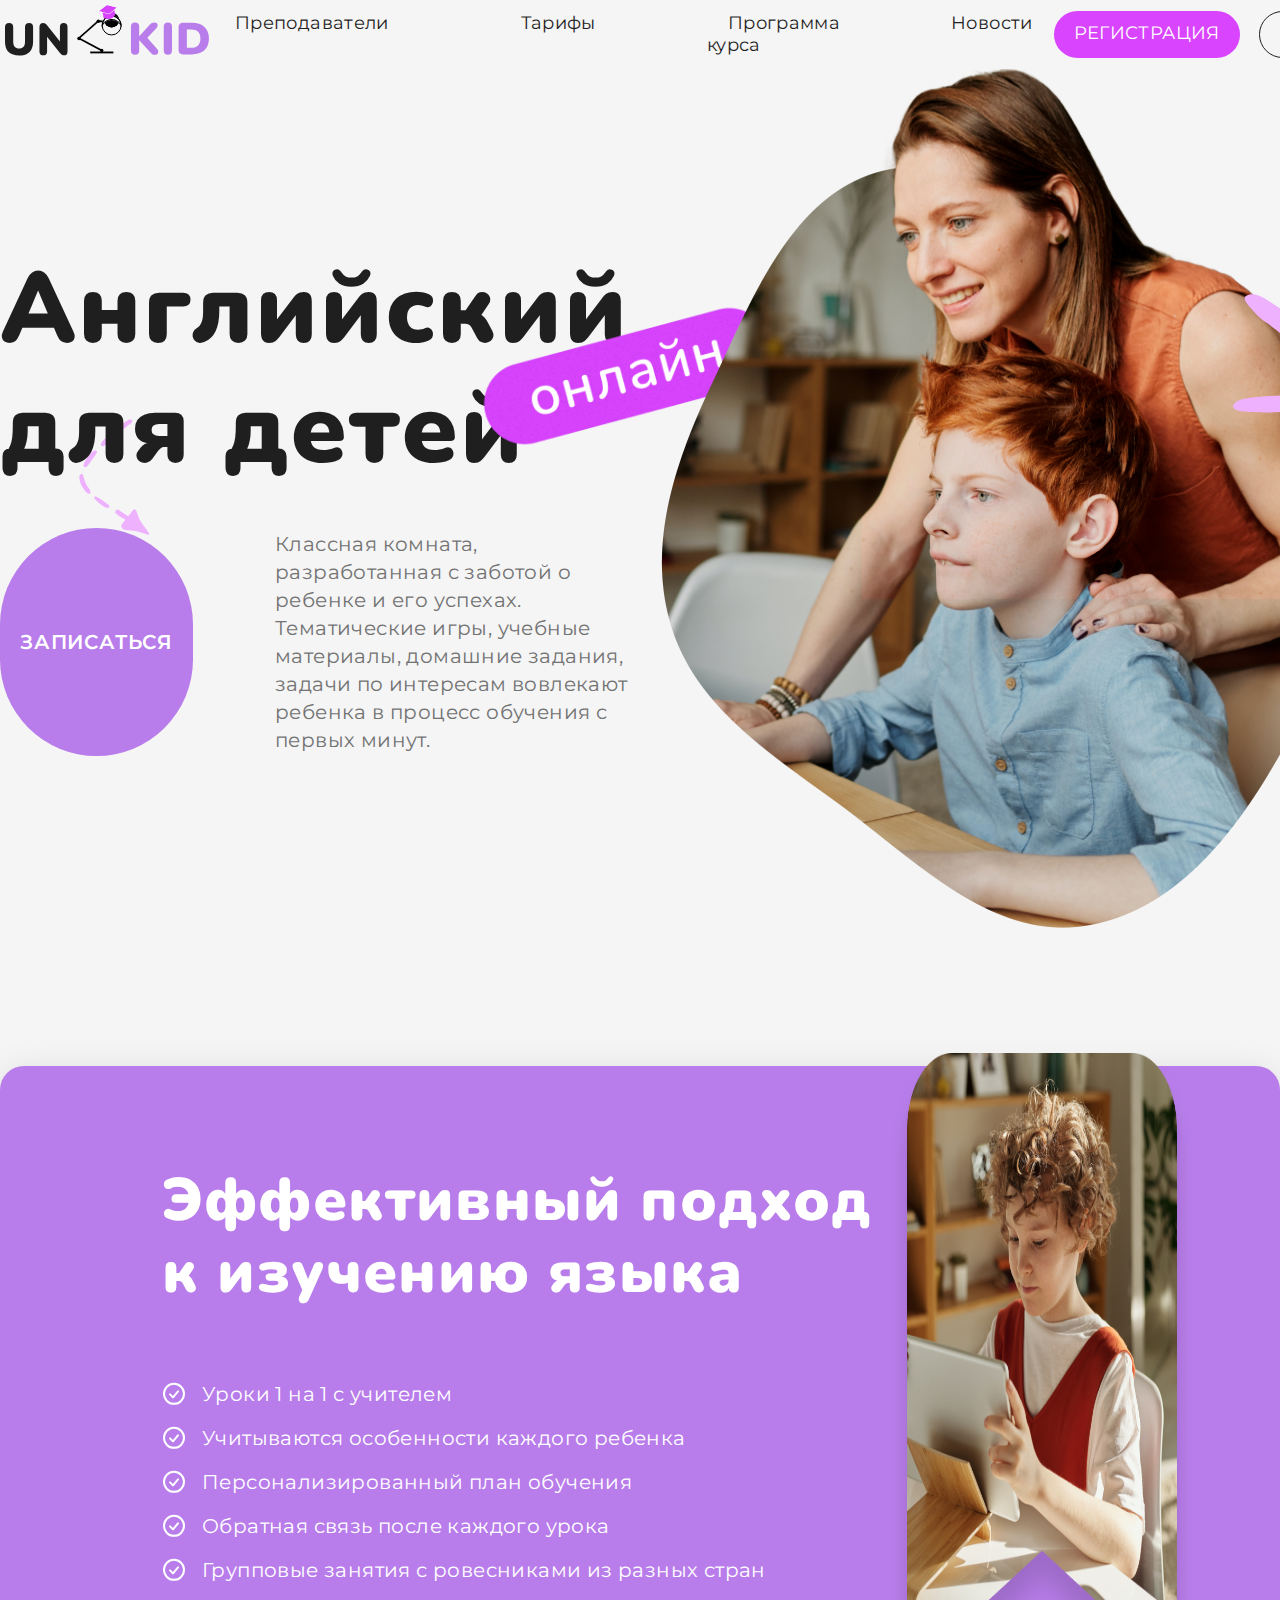
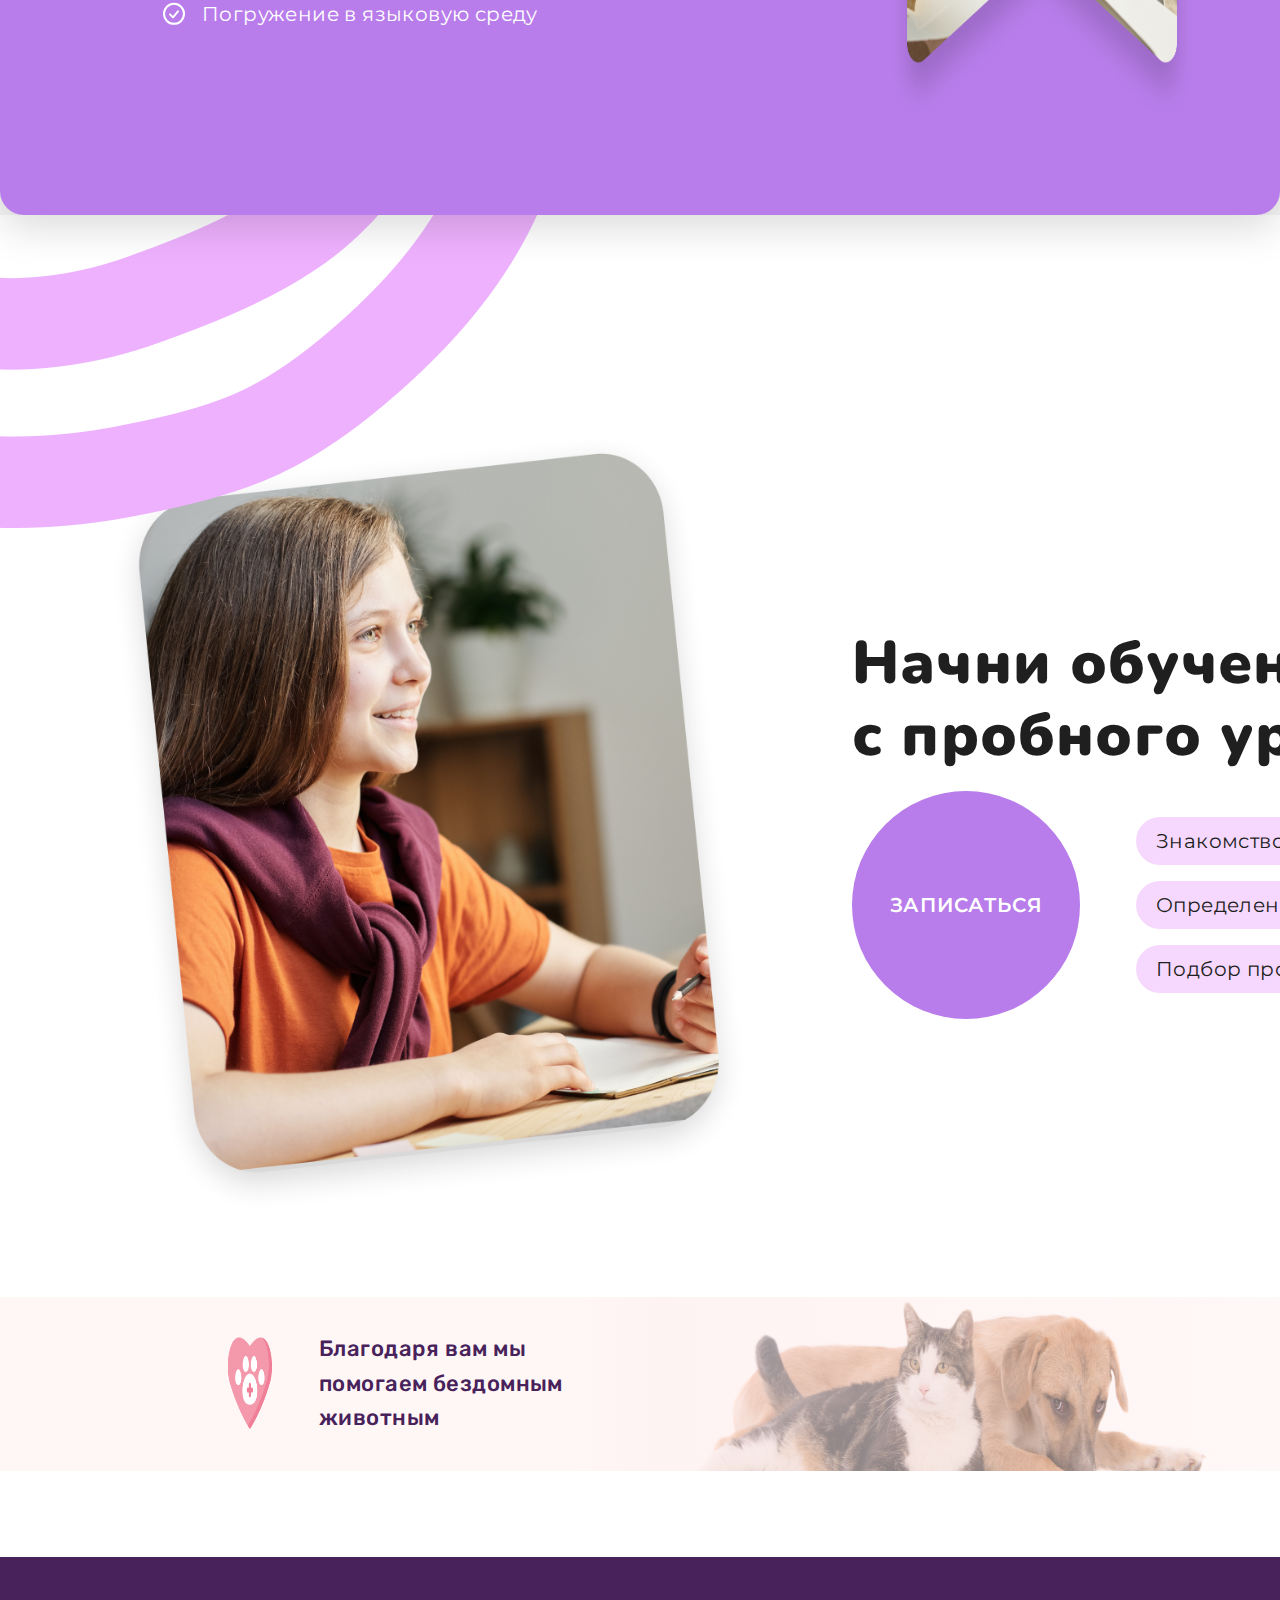
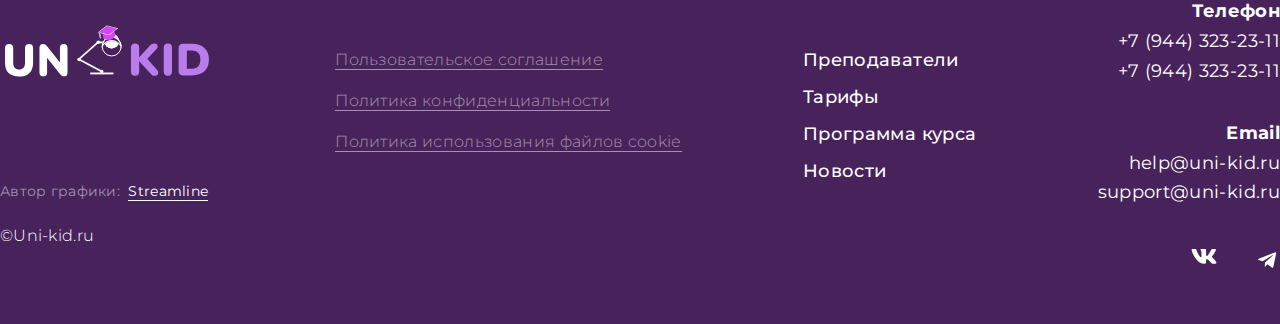
<file: index.html>
<!doctype html>
<html lang="en">

<head>
    <meta charset="UTF-8">
    <meta name="viewport"
        content="width=device-width, user-scalable=no, initial-scale=1.0, maximum-scale=1.0, minimum-scale=1.0">
    <meta http-equiv="X-UA-Compatible" content="ie=edge">
    <title>UNKID</title>
    <link rel="stylesheet" href="./css/main.css">
</head>

<body>
    <div class="wrapper">
        <header class="header">
            <div class="header__container container">
                <div class="header__logo">
                    <a href="./index.html">
                        <img src="./assets/svg/header-logo.svg" alt="Логотип">
                    </a>
                </div>
                <nav class="menu">
                    <ul class="menu__list">
                        <li class="menu__item"><a href="./teachers.html">Преподаватели</a></li>
                        <li class="menu__item"><a href="./tariffs.html">Тарифы</a></li>
                        <li class="menu__item"><a href="#">Программа курса</a></li>
                        <li class="menu__item"><a href="#">Новости</a></li>
                    </ul>
                </nav>
                <div class="account">
                    <div class="btn btn-primary">Регистрация</div>
                    <div class="btn btn-outline">Войти</div>
                </div>
            </div>
        </header>
        <main class="main">
            <svg class="left-arrow icon">
                <use xlink:href="./assets/scss/sprites.svg#left-arrow"></use>
            </svg>
            <div class="main__container container">
                <div class="preview">
                    <div class="preview__container">
                        <div class="preview__image">
                            <img src="./assets/images/main-online-image.png" alt="Онлайн">
                        </div>
                        <h1 class="title">Английский для детей</h1>
                        <div class="preview__content">
                            <div class="btn btn-circle">Записаться</div>
                            <p class="preview__description description">
                                Классная комната, разработанная с заботой о ребенке и его успехах. Тематические игры,
                                учебные
                                материалы,
                                домашние задания, задачи по интересам вовлекают ребенка в процесс обучения с первых
                                минут.
                            </p>
                        </div>
                    </div>
                    <div class="preview__icon">
                        <svg class="sun">
                            <use xlink:href="./assets/scss/sprites.svg#sun"></use>
                        </svg>
                    </div>
                </div>
            </div>
            <div class="main__container container">
                <div class="spiral">
                    <img src="./assets/images/spiral-main.png" alt="">
                </div>
                <section class="how">
                    <div class="how__container">
                        <p>Эффективный подход к изучению языка</p>
                        <ul class="how__list">
                            <li class="how__list-item">Уроки 1 на 1 с учителем</li>
                            <li class="how__list-item">Учитываются особенности каждого ребенка</li>
                            <li class="how__list-item">Персонализированный план обучения</li>
                            <li class="how__list-item">Обратная связь после каждого урока</li>
                            <li class="how__list-item">Групповые занятия с ровесниками из разных стран</li>
                            <li class="how__list-item">Погружение в языковую среду</li>
                        </ul>
                    </div>
                    <div class="how__image">
                        <img src="./assets/images/violet-block-image.png" alt="">
                    </div>
                </section>
                <div class="advantages">
                    <div class="advantages__container">
                        <div class="advantages__list">
                            <div class="advantages__item"></div>
                            <div class="advantages__item"></div>
                            <div class="advantages__item"></div>
                            <div class="advantages__item"></div>
                        </div>
                    </div>
                </div>
            </div>
    </div>
    </main>
    <section class="demo">
        <div class="demo__container">
            <div class="demo__image">
                <img src="./assets/images/demo-image.png" alt="">
            </div>
            <div class="demo__content">
                <p class="title">Начни обучение с пробного урока</p>
                <div class="demo__content-container">
                    <div class="btn btn-circle">Записаться</div>
                    <div class="demo__list">
                        <div class="demo__list-item">Знакомство с преподавателем</div>
                        <div class="demo__list-item">Определение уровня знаний</div>
                        <div class="demo__list-item">Подбор программы обучения</div>
                    </div>
                </div>
            </div>
            <svg class="flag">
                <use xlink:href="./assets/scss/sprites.svg#flag"></use>
            </svg>
        </div>
    </section>
    <section class="animals">
        <div class="animals__container">
            <div class="animals__content left-content">
                <div class="animals__image">
                    <img src="./assets/images/heart.png" alt="Сердце">
                </div>
                <p>Благодаря вам мы помогаем бездомным животным</p>
            </div>
            <div class="animals__content right-content">
                <img src="./assets/images/cat-dog.png" alt="Кошка и собака">
            </div>
        </div>
    </section>
    <footer class="footer">
        <div class=" footer__container container">
            <div class="footer__info">
                <div class="footer__logo">
                    <img src="./assets/svg/footer-logo.svg" alt="Логотип">
                </div>
                <div class="author">
                    <p>Автор графики:&nbsp;&nbsp;<span>Streamline</span></p>
                    <p>&#169;Uni-kid.ru</p>
                </div>
            </div>
            <div class="policy">
                <ul class="policy__list">
                    <li class="policy__item"><a href="#">Пользовательское соглашение</a></li>
                    <li class="policy__item"><a href="#">Политика конфиденциальности</a></li>
                    <li class="policy__item"><a href="#">Политика использования файлов cookie</a></li>
                </ul>
            </div>
            <div class="menu">
                <ul class="menu__list">
                    <li class="menu__item"><a href="./teachers.html">Преподаватели</a></li>
                    <li class="menu__item"><a href="./tariffs.html">Тарифы</a></li>
                    <li class="menu__item"><a href="#">Программа курса</a></li>
                    <li class="menu__item"><a href="#">Новости</a></li>
                </ul>
            </div>
            <div class="contacts">
                <div class="phone">
                    <p>Телефон</p>
                    <a href="tel:+7 (944) 323-23-11">+7 (944) 323-23-11</a>
                    <a href="tel:+7 (944) 323-23-11">+7 (944) 323-23-11</a>
                </div>
                <div class="email">
                    <p>Email</p>
                    <a href="mailto:help@uni-kid.ru">help@uni-kid.ru</a>
                    <a href="mailto:support@uni-kid.ru">support@uni-kid.ru</a>
                </div>
                <div class="social">
                    <a href="#">
                        <svg class="icon vk-icon">
                            <use xlink:href="./assets/scss/sprites.svg#vk"></use>
                        </svg>
                    </a>
                    <a href="#">
                        <svg class="icon tg-icon">
                            <use xlink:href="./assets/scss/sprites.svg#tg"></use>
                        </svg>
                    </a>
                </div>
            </div>
        </div>
    </footer>
    </div>
</body>

</html>
</file>
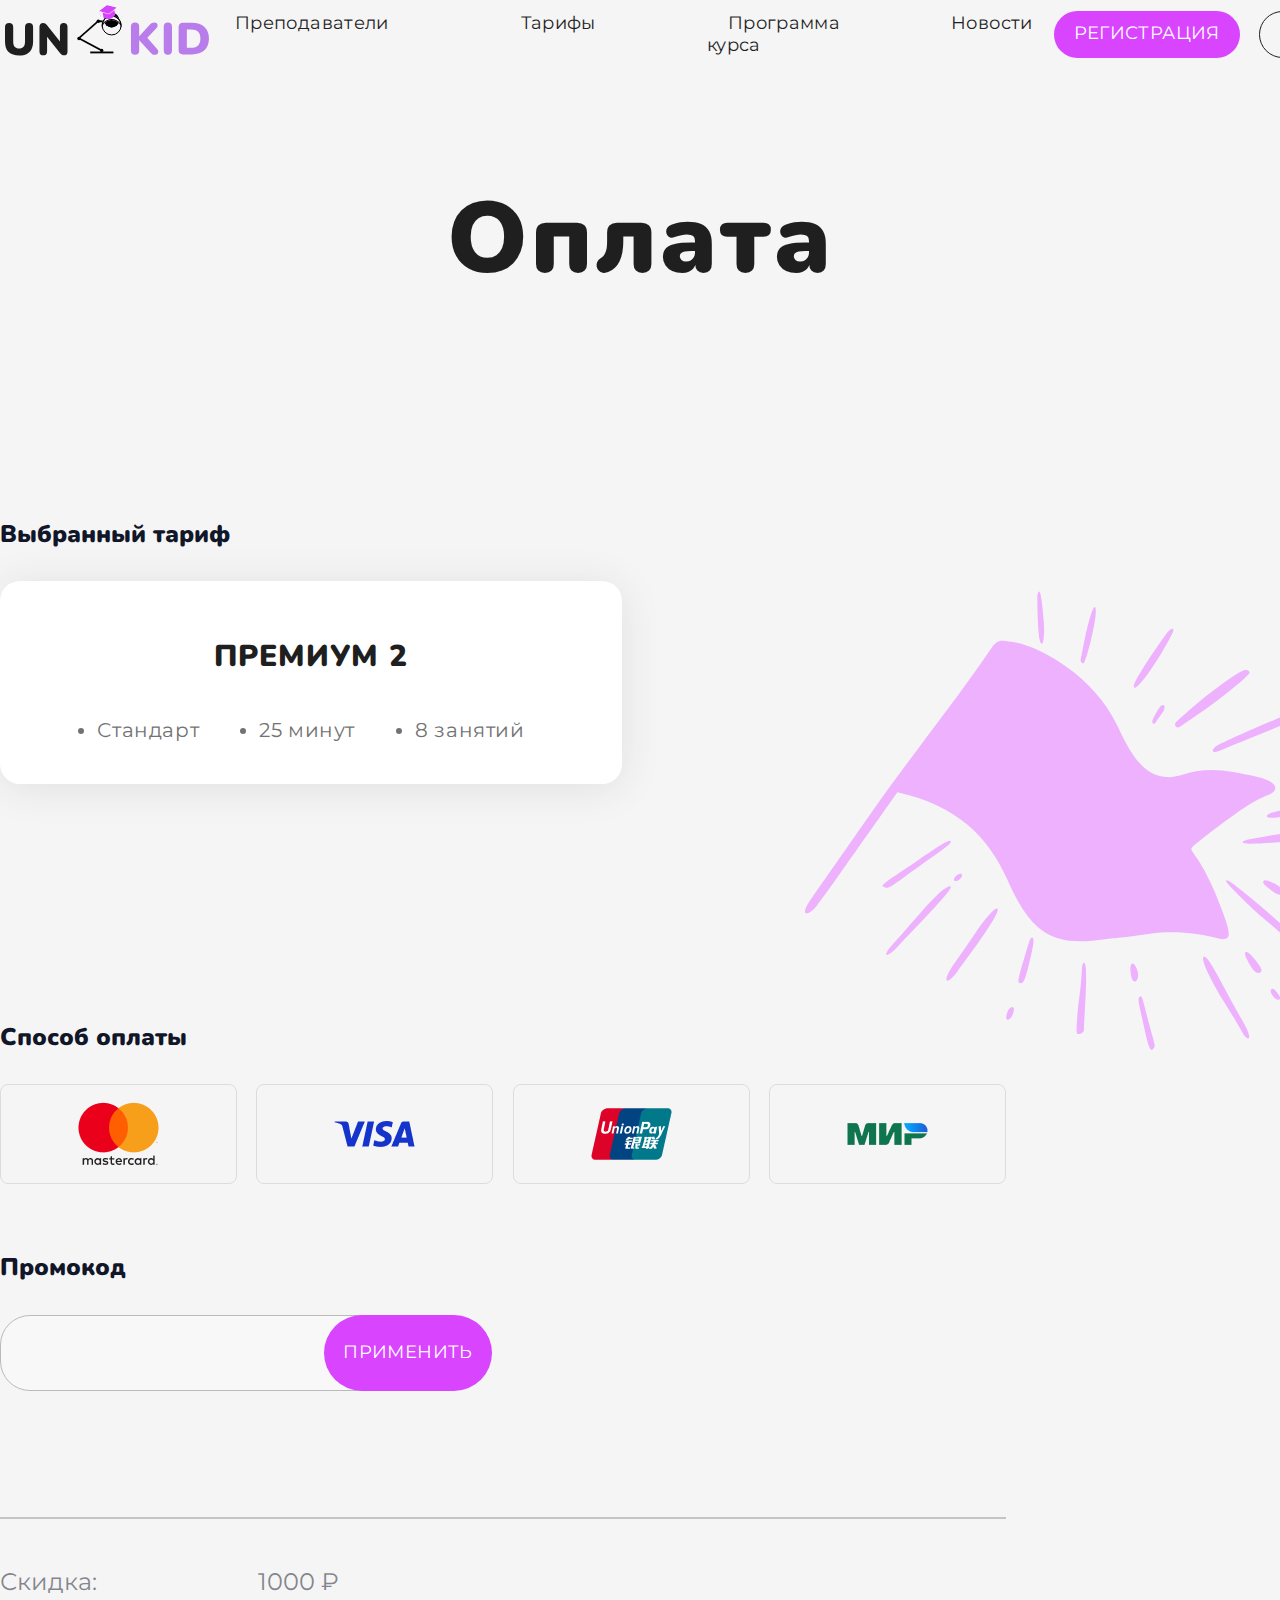
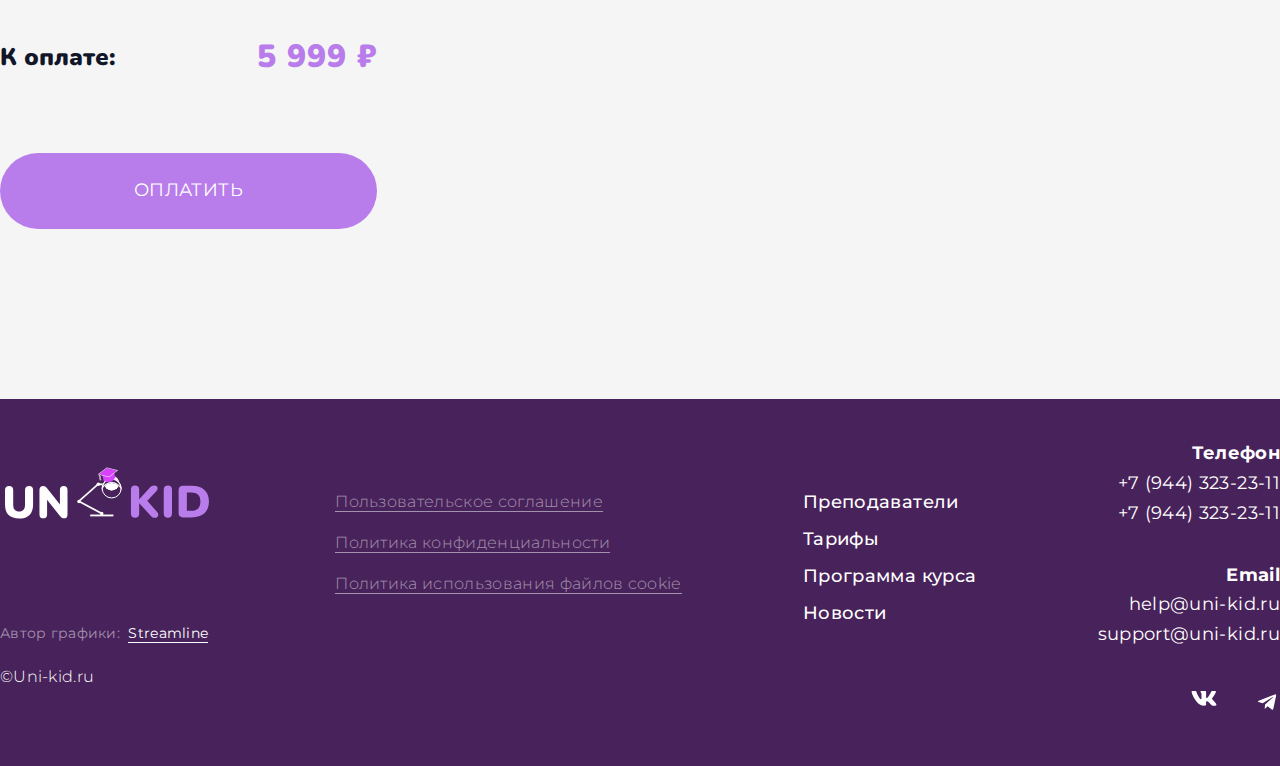
<file: payment.html>
<!doctype html>
<html lang="en">

<head>
    <meta charset="UTF-8">
    <meta name="viewport"
        content="width=device-width, user-scalable=no, initial-scale=1.0, maximum-scale=1.0, minimum-scale=1.0">
    <meta http-equiv="X-UA-Compatible" content="ie=edge">
    <title>Document</title>
    <link rel="stylesheet" href="./css/main.css">
</head>

<body>
    <div class="wrapper">
        <header class="header">
            <div class="header__container container">
                <div class="header__logo">
                    <a href="./index.html">
                        <img src="./assets/svg/header-logo.svg" alt="Логотип">
                    </a>
                </div>
                <nav class="menu">
                    <ul class="menu__list">
                        <li class="menu__item"><a href="./teachers.html">Преподаватели</a></li>
                        <li class="menu__item"><a href="./tariffs.html">Тарифы</a></li>
                        <li class="menu__item"><a href="#">Программа курса</a></li>
                        <li class="menu__item"><a href="#">Новости</a></li>
                    </ul>
                </nav>
                <div class="account">
                    <div class="btn btn-primary">Регистрация</div>
                    <div class="btn btn-outline">Войти</div>
                </div>
            </div>
        </header>
        <main class="main">
            <div class="main__container container">
                <section class="payment">
                    <h1 class="title">Оплата</h1>
                    <div class="payment__container">
                        <div class="tariffs">
                            <p class="payment__title">Выбранный тариф</p>
                            <div class="tariffs__pay">
                                <p class="tariffs__name">Премиум 2</p>
                                <ul class="tariffs__result result">
                                    <li class="result__item">Стандарт</li>
                                    <li class="result__item">25 минут</li>
                                    <li class="result__item">8 занятий</li>
                                </ul>
                            </div>
                        </div>
                        <div class="pay-method">
                            <p class="payment__title">Способ оплаты</p>
                            <ul class="pay-method__list">
                                <li tabindex="0" class="pay-method__item">
                                    <img src="./assets/images/masterCard.png" alt="Мастер кард">
                                </li>
                                <li tabindex="0" class="pay-method__item">
                                    <img src="./assets/images/visa.png" alt="Виза">
                                </li>
                                <li tabindex="0" class="pay-method__item">
                                    <img src="./assets/images/unionPay.png" alt="Юнион">
                                </li>
                                <li tabindex="0" class="pay-method__item">
                                    <img src="./assets/images/mir.png" alt="Мир">
                                </li>
                            </ul>
                        </div>
                        <div class="promo-code">
                            <p class="payment__title">Промокод</p>
                            <div class="promo-code__content">
                                <input type="text" class="input input-promo">
                                <div class="btn btn-primary btn-promo">Применить</div>
                            </div>
                        </div>
                        <div class="line"></div>
                        <div class="total">
                            <p class="sale">Скидка:<span>1000 ₽</span></p>
                            <p class="payment__title total__title">К оплате:<span>5 999 ₽</span></p>
                            <div class="btn btn-primary">Оплатить</div>
                        </div>
                        <svg class="flag">
                            <use xlink:href="./assets/scss/sprites.svg#flag"></use>
                        </svg>
                    </div>
                </section>
            </div>
        </main>
        <footer class="footer">
            <div class=" footer__container container">
                <div class="footer__info">
                    <div class="footer__logo">
                        <img src="./assets/svg/footer-logo.svg" alt="Логотип">
                    </div>
                    <div class="author">
                        <p>Автор графики:&nbsp;&nbsp;<span>Streamline</span></p>
                        <p>&#169;Uni-kid.ru</p>
                    </div>
                </div>
                <div class="policy">
                    <ul class="policy__list">
                        <li class="policy__item"><a href="#">Пользовательское соглашение</a></li>
                        <li class="policy__item"><a href="#">Политика конфиденциальности</a></li>
                        <li class="policy__item"><a href="#">Политика использования файлов cookie</a></li>
                    </ul>
                </div>
                <div class="menu">
                    <ul class="menu__list">
                        <li class="menu__item"><a href="./teachers.html">Преподаватели</a></li>
                        <li class="menu__item"><a href="./tariffs.html">Тарифы</a></li>
                        <li class="menu__item"><a href="">Программа курса</a></li>
                        <li class="menu__item"><a href="#">Новости</a></li>
                    </ul>
                </div>
                <div class="contacts">
                    <div class="phone">
                        <p>Телефон</p>
                        <a href="tel:+7 (944) 323-23-11">+7 (944) 323-23-11</a>
                        <a href="tel:+7 (944) 323-23-11">+7 (944) 323-23-11</a>
                    </div>
                    <div class="email">
                        <p>Email</p>
                        <a href="mailto:help@uni-kid.ru">help@uni-kid.ru</a>
                        <a href="mailto:support@uni-kid.ru">support@uni-kid.ru</a>
                    </div>
                    <div class="social">
                        <a href="#">
                            <svg class="icon vk-icon">
                                <use xlink:href="./assets/scss/sprites.svg#vk"></use>
                            </svg>
                        </a>
                        <a href="#">
                            <svg class="icon tg-icon">
                                <use xlink:href="./assets/scss/sprites.svg#tg"></use>
                            </svg>
                        </a>
                    </div>
                </div>
            </div>
        </footer>
    </div>
</body>

</html>
</file>
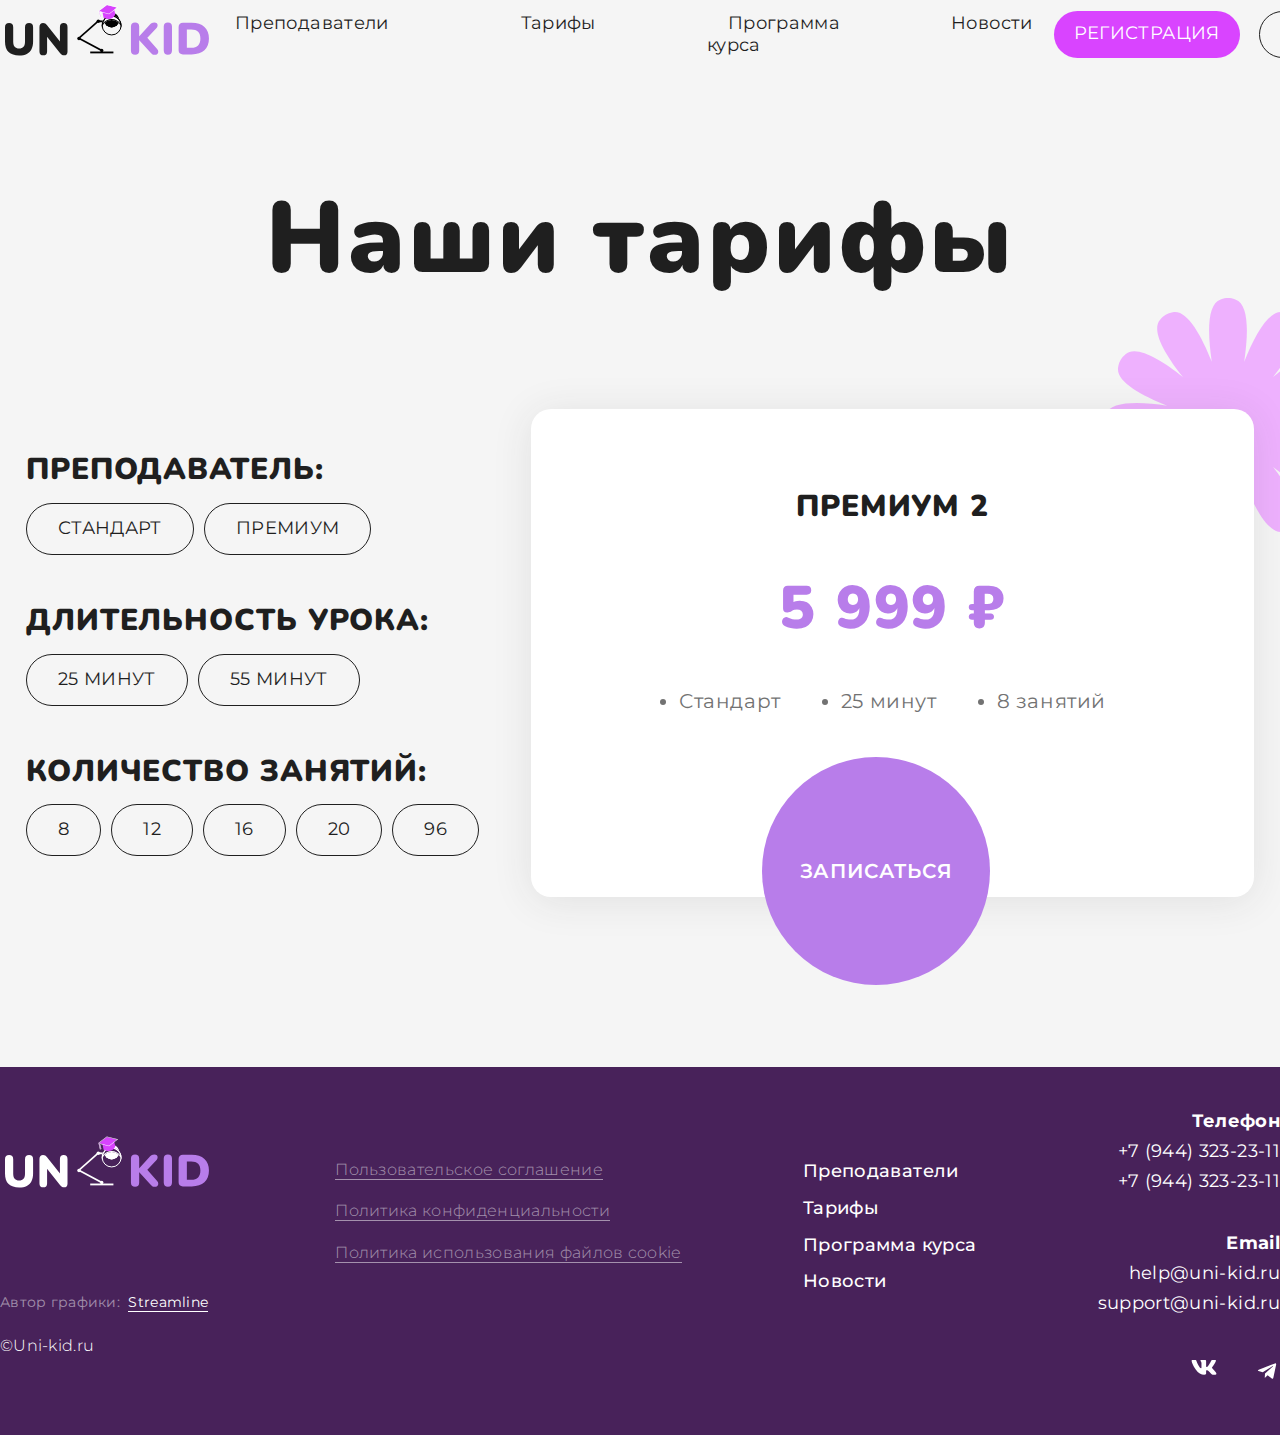
<file: tariffs.html>
<!doctype html>
<html lang="en">

<head>
    <meta charset="UTF-8">
    <meta name="viewport"
        content="width=device-width, user-scalable=no, initial-scale=1.0, maximum-scale=1.0, minimum-scale=1.0">
    <meta http-equiv="X-UA-Compatible" content="ie=edge">
    <title>Document</title>
    <link rel="stylesheet" href="./css/main.css">
</head>

<body>
    <div class="wrapper">
        <header class="header">
            <div class="header__container container">
                <div class="header__logo">
                    <a href="./index.html">
                        <img src="./assets/svg/header-logo.svg" alt="Логотип">
                    </a>
                </div>
                <nav class="menu">
                    <ul class="menu__list">
                        <li class="menu__item"><a href="./teachers.html">Преподаватели</a></li>
                        <li class="menu__item"><a href="#">Тарифы</a></li>
                        <li class="menu__item"><a href="#">Программа курса</a></li>
                        <li class="menu__item"><a href="#">Новости</a></li>
                    </ul>
                </nav>
                <div class="account">
                    <div class="btn btn-primary">Регистрация</div>
                    <div class="btn btn-outline">Войти</div>
                </div>
            </div>
        </header>
        <main class="main">
            <div class="main__container container">
                <section class="tariffs">
                    <h1 class="title">Наши тарифы</h1>
                    <div class="tariffs__content">
                        <div class="tariffs__info">
                            <div class="tariffs__info-item">
                                <p>Преподаватель:</p>
                                <div class="tariffs__btn">
                                    <div tabindex="0" class="btn btn-outline">Стандарт</div>
                                    <div tabindex="0" class="btn btn-outline">Премиум</div>
                                </div>
                            </div>
                            <div class="tariffs__info-item">
                                <p>Длительность урока:</p>
                                <div class="tariffs__btn">
                                    <div tabindex="0" class="btn btn-outline">25 минут</div>
                                    <div tabindex="0" class="btn btn-outline">55 минут</div>
                                </div>
                            </div>
                            <div class="tariffs__info-item">
                                <p>Количество занятий:</p>
                                <div class="tariffs__btn">
                                    <div tabindex="0" class="btn btn-outline">8</div>
                                    <div tabindex="0" class="btn btn-outline">12</div>
                                    <div tabindex="0" class="btn btn-outline">16</div>
                                    <div tabindex="0" class="btn btn-outline">20</div>
                                    <div tabindex="0" class="btn btn-outline">96</div>
                                </div>
                            </div>

                        </div>
                        <div class="tariffs__pay">
                            <p class="tariffs__name">Премиум 2</p>
                            <p class="tariffs__cost">5 999 ₽</p>
                            <ul class="tariffs__result result">
                                <li class="result__item">Стандарт</li>
                                <li class="result__item">25 минут</li>
                                <li class="result__item">8 занятий</li>
                            </ul>
                            <a href="./payment.html">
                                <div class="btn btn-circle">Записаться</div>
                            </a>
                            <svg class="icon union-icon">
                                <use xlink:href="./assets/scss/sprites.svg#union"></use>
                            </svg>
                        </div>
                    </div>
                </section>
            </div>
        </main>
        <footer class="footer">
            <div class=" footer__container container">
                <div class="footer__info">
                    <div class="footer__logo">
                        <img src="./assets/svg/footer-logo.svg" alt="Логотип">
                    </div>
                    <div class="author">
                        <p>Автор графики:&nbsp;&nbsp;<span>Streamline</span></p>
                        <p>&#169;Uni-kid.ru</p>
                    </div>
                </div>
                <div class="policy">
                    <ul class="policy__list">
                        <li class="policy__item"><a href="#">Пользовательское соглашение</a></li>
                        <li class="policy__item"><a href="#">Политика конфиденциальности</a></li>
                        <li class="policy__item"><a href="#">Политика использования файлов cookie</a></li>
                    </ul>
                </div>
                <div class="menu">
                    <ul class="menu__list">
                        <li class="menu__item"><a href="./teachers.html">Преподаватели</a></li>
                        <li class="menu__item"><a href="./tariffs.html">Тарифы</a></li>
                        <li class="menu__item"><a href="#">Программа курса</a></li>
                        <li class="menu__item"><a href="#">Новости</a></li>
                    </ul>
                </div>
                <div class="contacts">
                    <div class="phone">
                        <p>Телефон</p>
                        <a href="tel:+7 (944) 323-23-11">+7 (944) 323-23-11</a>
                        <a href="tel:+7 (944) 323-23-11">+7 (944) 323-23-11</a>
                    </div>
                    <div class="email">
                        <p>Email</p>
                        <a href="mailto:help@uni-kid.ru">help@uni-kid.ru</a>
                        <a href="mailto:support@uni-kid.ru">support@uni-kid.ru</a>
                    </div>
                    <div class="social">
                        <a href="#">
                            <svg class="icon vk-icon">
                                <use xlink:href="./assets/scss/sprites.svg#vk"></use>
                            </svg>
                        </a>
                        <a href="#">
                            <svg class="icon tg-icon">
                                <use xlink:href="./assets/scss/sprites.svg#tg"></use>
                            </svg>
                        </a>
                    </div>
                </div>
            </div>
        </footer>
    </div>
</body>

</html>
</file>
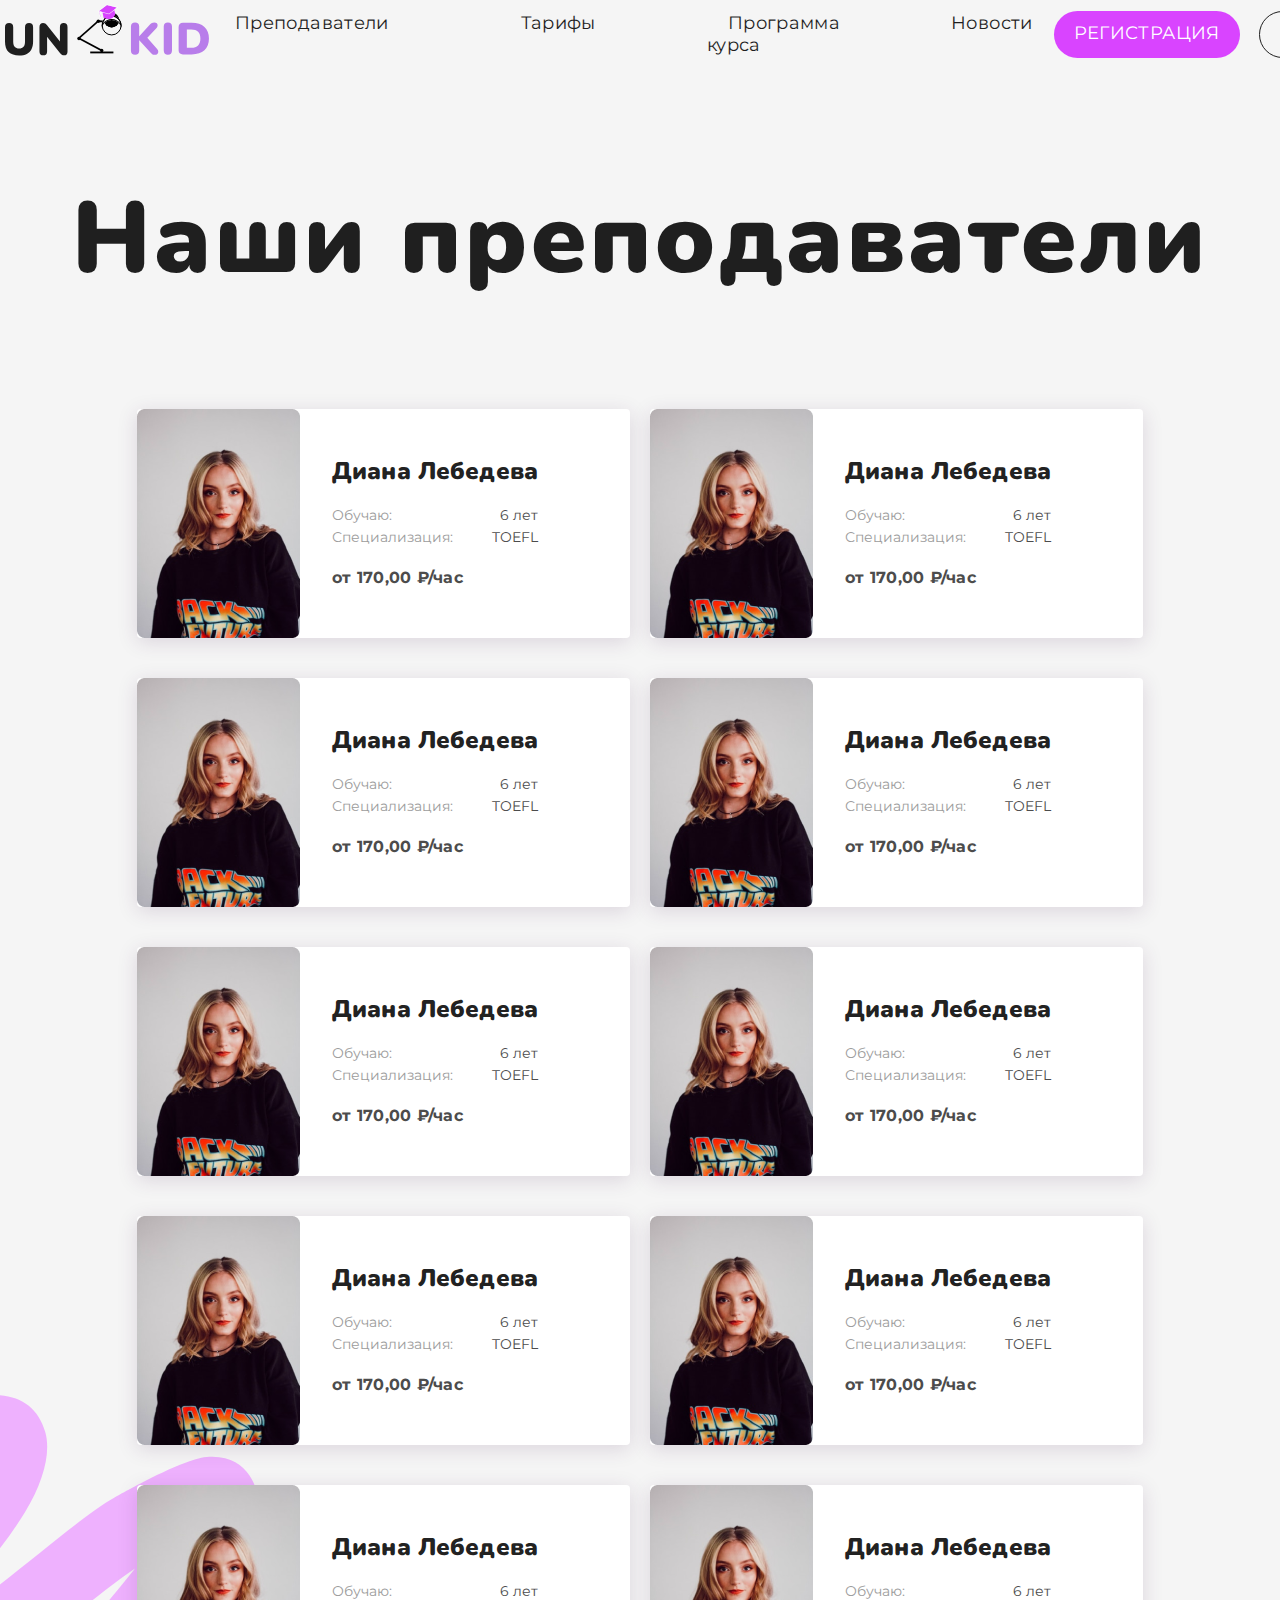
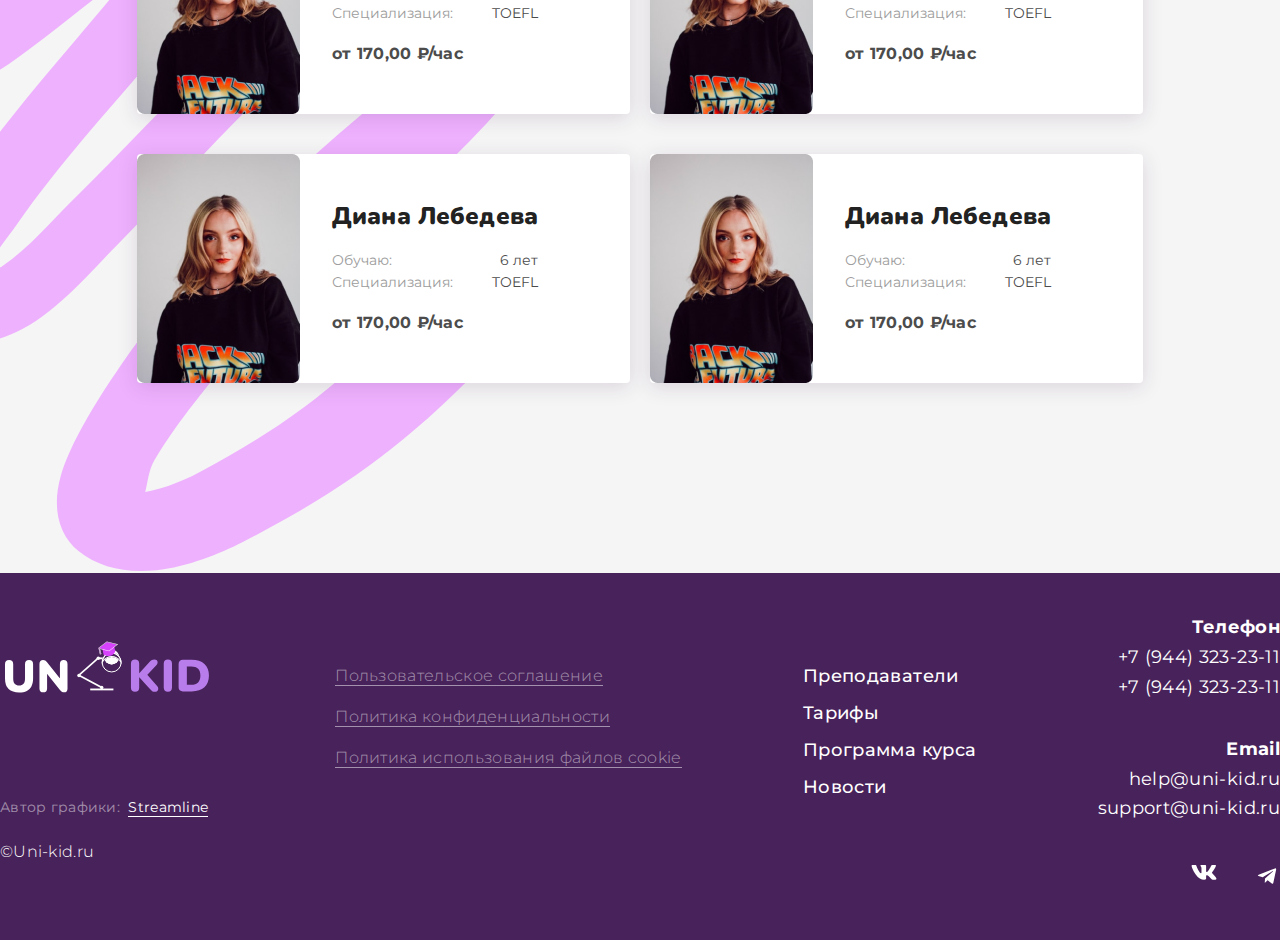
<file: teachers.html>
<!doctype html>
<html lang="en">

<head>
    <meta charset="UTF-8">
    <meta name="viewport"
        content="width=device-width, user-scalable=no, initial-scale=1.0, maximum-scale=1.0, minimum-scale=1.0">
    <meta http-equiv="X-UA-Compatible" content="ie=edge">
    <title>Teachers</title>
    <link rel="stylesheet" href="./css/main.css">
</head>

<body>
    <div class="wrapper">
        <header class="header">
            <div class="header__container container">
                <div class="header__logo">
                    <a href="./index.html">
                        <img src="./assets/svg/header-logo.svg" alt="Логотип">
                    </a>
                </div>
                <nav class="menu">
                    <ul class="menu__list">
                        <li class="menu__item"><a href="#">Преподаватели</a></li>
                        <li class="menu__item"><a href="./tariffs.html">Тарифы</a></li>
                        <li class="menu__item"><a href="#">Программа курса</a></li>
                        <li class="menu__item"><a href="#">Новости</a></li>
                    </ul>
                </nav>
                <div class="account">
                    <div class="btn btn-primary">Регистрация</div>
                    <div class="btn btn-outline">Войти</div>
                </div>
            </div>
        </header>
        <main class="main">
            <div class="main__container container">
                <section class="teachers">
                    <h1 class="title">Наши преподаватели</h1>
                    <div class="teachers__cards">
                        <div class="teachers__card card">
                            <div class="card__image">
                                <img src="./assets/images/person.png" alt="">
                            </div>
                            <div class="card__content">
                                <p class="card__name">Диана Лебедева</p>
                                <div class="card__info">
                                    <p>Обучаю:<span>6 лет</span></p>
                                    <p>Специализация:<span>TOEFL</span></p>
                                </div>
                                <p class="card__price">от 170,00 ₽/час</p>
                            </div>
                        </div>
                        <div class="teachers__card card">
                            <div class="card__image">
                                <img src="./assets/images/person.png" alt="">
                            </div>
                            <div class="card__content">
                                <p class="card__name">Диана Лебедева</p>
                                <div class="card__info">
                                    <p>Обучаю:<span>6 лет</span></p>
                                    <p>Специализация:<span>TOEFL</span></p>
                                </div>
                                <p class="card__price">от 170,00 ₽/час</p>
                            </div>
                        </div>
                        <div class="teachers__card card">
                            <div class="card__image">
                                <img src="./assets/images/person.png" alt="">
                            </div>
                            <div class="card__content">
                                <p class="card__name">Диана Лебедева</p>
                                <div class="card__info">
                                    <p>Обучаю:<span>6 лет</span></p>
                                    <p>Специализация:<span>TOEFL</span></p>
                                </div>
                                <p class="card__price">от 170,00 ₽/час</p>
                            </div>
                        </div>
                        <div class="teachers__card card">
                            <div class="card__image">
                                <img src="./assets/images/person.png" alt="">
                            </div>
                            <div class="card__content">
                                <p class="card__name">Диана Лебедева</p>
                                <div class="card__info">
                                    <p>Обучаю:<span>6 лет</span></p>
                                    <p>Специализация:<span>TOEFL</span></p>
                                </div>
                                <p class="card__price">от 170,00 ₽/час</p>
                            </div>
                        </div>
                        <div class="teachers__card card">
                            <div class="card__image">
                                <img src="./assets/images/person.png" alt="">
                            </div>
                            <div class="card__content">
                                <p class="card__name">Диана Лебедева</p>
                                <div class="card__info">
                                    <p>Обучаю:<span>6 лет</span></p>
                                    <p>Специализация:<span>TOEFL</span></p>
                                </div>
                                <p class="card__price">от 170,00 ₽/час</p>
                            </div>
                        </div>
                        <div class="teachers__card card">
                            <div class="card__image">
                                <img src="./assets/images/person.png" alt="">
                            </div>
                            <div class="card__content">
                                <p class="card__name">Диана Лебедева</p>
                                <div class="card__info">
                                    <p>Обучаю:<span>6 лет</span></p>
                                    <p>Специализация:<span>TOEFL</span></p>
                                </div>
                                <p class="card__price">от 170,00 ₽/час</p>
                            </div>
                        </div>
                        <div class="teachers__card card">
                            <div class="card__image">
                                <img src="./assets/images/person.png" alt="">
                            </div>
                            <div class="card__content">
                                <p class="card__name">Диана Лебедева</p>
                                <div class="card__info">
                                    <p>Обучаю:<span>6 лет</span></p>
                                    <p>Специализация:<span>TOEFL</span></p>
                                </div>
                                <p class="card__price">от 170,00 ₽/час</p>
                            </div>
                        </div>
                        <div class="teachers__card card">
                            <div class="card__image">
                                <img src="./assets/images/person.png" alt="">
                            </div>
                            <div class="card__content">
                                <p class="card__name">Диана Лебедева</p>
                                <div class="card__info">
                                    <p>Обучаю:<span>6 лет</span></p>
                                    <p>Специализация:<span>TOEFL</span></p>
                                </div>
                                <p class="card__price">от 170,00 ₽/час</p>
                            </div>
                        </div>
                        <div class="teachers__card card">
                            <div class="card__image">
                                <img src="./assets/images/person.png" alt="">
                            </div>
                            <div class="card__content">
                                <p class="card__name">Диана Лебедева</p>
                                <div class="card__info">
                                    <p>Обучаю:<span>6 лет</span></p>
                                    <p>Специализация:<span>TOEFL</span></p>
                                </div>
                                <p class="card__price">от 170,00 ₽/час</p>
                            </div>
                        </div>
                        <div class="teachers__card card">
                            <div class="card__image">
                                <img src="./assets/images/person.png" alt="">
                            </div>
                            <div class="card__content">
                                <p class="card__name">Диана Лебедева</p>
                                <div class="card__info">
                                    <p>Обучаю:<span>6 лет</span></p>
                                    <p>Специализация:<span>TOEFL</span></p>
                                </div>
                                <p class="card__price">от 170,00 ₽/час</p>
                            </div>
                        </div>
                        <div class="teachers__card card">
                            <div class="card__image">
                                <img src="./assets/images/person.png" alt="">
                            </div>
                            <div class="card__content">
                                <p class="card__name">Диана Лебедева</p>
                                <div class="card__info">
                                    <p>Обучаю:<span>6 лет</span></p>
                                    <p>Специализация:<span>TOEFL</span></p>
                                </div>
                                <p class="card__price">от 170,00 ₽/час</p>
                            </div>
                        </div>
                        <div class="teachers__card card">
                            <div class="card__image">
                                <img src="./assets/images/person.png" alt="">
                            </div>
                            <div class="card__content">
                                <p class="card__name">Диана Лебедева</p>
                                <div class="card__info">
                                    <p>Обучаю:<span>6 лет</span></p>
                                    <p>Специализация:<span>TOEFL</span></p>
                                </div>
                                <p class="card__price">от 170,00 ₽/час</p>
                            </div>
                        </div>
                    </div>
                    <svg class="icon vzhux-icon">
                        <use xlink:href="./assets/scss/sprites.svg#vzhux"></use>
                    </svg>
                </section>
            </div>
        </main>
        <footer class="footer">
            <div class=" footer__container container">
                <div class="footer__info">
                    <div class="footer__logo">
                        <img src="./assets/svg/footer-logo.svg" alt="Логотип">
                    </div>
                    <div class="author">
                        <p>Автор графики:&nbsp;&nbsp;<span>Streamline</span></p>
                        <p>&#169;Uni-kid.ru</p>
                    </div>
                </div>
                <div class="policy">
                    <ul class="policy__list">
                        <li class="policy__item"><a href="#">Пользовательское соглашение</a></li>
                        <li class="policy__item"><a href="#">Политика конфиденциальности</a></li>
                        <li class="policy__item"><a href="#">Политика использования файлов cookie</a></li>
                    </ul>
                </div>
                <div class="menu">
                    <ul class="menu__list">
                        <li class="menu__item"><a href="./teachers.html">Преподаватели</a></li>
                        <li class="menu__item"><a href="./tariffs.html">Тарифы</a></li>
                        <li class="menu__item"><a href="#">Программа курса</a></li>
                        <li class="menu__item"><a href="#">Новости</a></li>
                    </ul>
                </div>
                <div class="contacts">
                    <div class="phone">
                        <p>Телефон</p>
                        <a href="tel:+7 (944) 323-23-11">+7 (944) 323-23-11</a>
                        <a href="tel:+7 (944) 323-23-11">+7 (944) 323-23-11</a>
                    </div>
                    <div class="email">
                        <p>Email</p>
                        <a href="mailto:help@uni-kid.ru">help@uni-kid.ru</a>
                        <a href="mailto:support@uni-kid.ru">support@uni-kid.ru</a>
                    </div>
                    <div class="social">
                        <a href="#">
                            <svg class="icon vk-icon">
                                <use xlink:href="./assets/scss/sprites.svg#vk"></use>
                            </svg>
                        </a>
                        <a href="#">
                            <svg class="icon tg-icon">
                                <use xlink:href="./assets/scss/sprites.svg#tg"></use>
                            </svg>
                        </a>
                    </div>
                </div>
            </div>
        </footer>
    </div>
</body>

</html>
</file>
<file: css/main.css>
@font-face {
  font-family: "Nunito";
  src: url("../../assets/fonts/Nunito-Black.woff2") format("woff2"), url("../../assets/fonts/Nunito-Black.woff") format("woff");
  font-weight: 900;
  font-style: normal;
  font-display: swap;
}
@font-face {
  font-family: "Montserrat";
  src: url("../../assets/fonts/Montserrat-Bold.woff2") format("woff2"), url("../../assets/fonts/Montserrat-Bold.woff") format("woff");
  font-weight: bold;
  font-style: normal;
  font-display: swap;
}
@font-face {
  font-family: "Montserrat";
  src: url("../../assets/fonts/Montserrat-Medium.woff2") format("woff2"), url("../../assets/fonts/Montserrat-Medium.woff") format("woff");
  font-weight: 500;
  font-style: normal;
  font-display: swap;
}
@font-face {
  font-family: "Montserrat";
  src: url("../../assets/fonts/Montserrat-Regular.woff2") format("woff2"), url("../../assets/fonts/Montserrat-Regular.woff") format("woff");
  font-weight: normal;
  font-style: normal;
  font-display: swap;
}
@font-face {
  font-family: "Montserrat";
  src: url("../../assets/fonts/Montserrat-Light.woff2") format("woff2"), url("../../assets/fonts/Montserrat-Light.woff") format("woff");
  font-weight: 300;
  font-style: normal;
  font-display: swap;
}
@font-face {
  font-family: "Montserrat";
  src: url("../../assets/fonts/Montserrat-SemiBold.woff2") format("woff2"), url("../../assets/fonts/Montserrat-SemiBold.woff") format("woff");
  font-weight: 600;
  font-style: normal;
  font-display: swap;
}
@font-face {
  font-family: "Rubik";
  src: url("../../assets/fonts/Rubik-Bold.woff2") format("woff2"), url("../../assets/fonts/Rubik-Bold.woff") format("woff");
  font-weight: bold;
  font-style: normal;
  font-display: swap;
}
@font-face {
  font-family: "Rubik";
  src: url("../../assets/fonts/Rubik-Regular.woff2") format("woff2"), url("../../assets/fonts/Rubik-Regular.woff") format("woff");
  font-weight: normal;
  font-style: normal;
  font-display: swap;
}
@font-face {
  font-family: "Rubik";
  src: url("../../assets/fonts/Rubik-Medium.woff2") format("woff2"), url("../../assets/fonts/Rubik-Medium.woff") format("woff");
  font-weight: 500;
  font-style: normal;
  font-display: swap;
}
@font-face {
  font-family: "Nunito";
  src: url("../../assets/fonts/Nunito-Black.woff2") format("woff2"), url("../../assets/fonts/Nunito-Black.woff") format("woff");
  font-weight: 900;
  font-style: normal;
  font-display: swap;
}
@font-face {
  font-family: "Montserrat";
  src: url("../../assets/fonts/Montserrat-Bold.woff2") format("woff2"), url("../../assets/fonts/Montserrat-Bold.woff") format("woff");
  font-weight: bold;
  font-style: normal;
  font-display: swap;
}
@font-face {
  font-family: "Montserrat";
  src: url("../../assets/fonts/Montserrat-Medium.woff2") format("woff2"), url("../../assets/fonts/Montserrat-Medium.woff") format("woff");
  font-weight: 500;
  font-style: normal;
  font-display: swap;
}
@font-face {
  font-family: "Montserrat";
  src: url("../../assets/fonts/Montserrat-Regular.woff2") format("woff2"), url("../../assets/fonts/Montserrat-Regular.woff") format("woff");
  font-weight: normal;
  font-style: normal;
  font-display: swap;
}
@font-face {
  font-family: "Montserrat";
  src: url("../../assets/fonts/Montserrat-Light.woff2") format("woff2"), url("../../assets/fonts/Montserrat-Light.woff") format("woff");
  font-weight: 300;
  font-style: normal;
  font-display: swap;
}
@font-face {
  font-family: "Montserrat";
  src: url("../../assets/fonts/Montserrat-SemiBold.woff2") format("woff2"), url("../../assets/fonts/Montserrat-SemiBold.woff") format("woff");
  font-weight: 600;
  font-style: normal;
  font-display: swap;
}
@font-face {
  font-family: "Rubik";
  src: url("../../assets/fonts/Rubik-Bold.woff2") format("woff2"), url("../../assets/fonts/Rubik-Bold.woff") format("woff");
  font-weight: bold;
  font-style: normal;
  font-display: swap;
}
@font-face {
  font-family: "Rubik";
  src: url("../../assets/fonts/Rubik-Regular.woff2") format("woff2"), url("../../assets/fonts/Rubik-Regular.woff") format("woff");
  font-weight: normal;
  font-style: normal;
  font-display: swap;
}
@font-face {
  font-family: "Rubik";
  src: url("../../assets/fonts/Rubik-Medium.woff2") format("woff2"), url("../../assets/fonts/Rubik-Medium.woff") format("woff");
  font-weight: 500;
  font-style: normal;
  font-display: swap;
}
* {
  padding: 0;
  margin: 0;
  border: 0;
}

*,
*:before,
*:after {
  -moz-box-sizing: border-box;
  -webkit-box-sizing: border-box;
  box-sizing: border-box;
}

:focus,
:active {
  outline: none;
}

a:focus,
a:active {
  outline: none;
}

nav,
footer,
header,
aside {
  display: block;
}

html,
body {
  height: 100%;
  width: 100%;
  font-size: 100%;
  line-height: 1;
  font-size: 14px;
  -ms-text-size-adjust: 100%;
  -moz-text-size-adjust: 100%;
  -webkit-text-size-adjust: 100%;
}

input,
button,
textarea {
  font-family: inherit;
}

input::-ms-clear {
  display: none;
}

button {
  cursor: pointer;
}

button::-moz-focus-inner {
  padding: 0;
  border: 0;
}

a,
a:visited {
  text-decoration: none;
}

a:hover {
  text-decoration: none;
}

ul li {
  list-style: none;
}

img {
  vertical-align: top;
}

h1,
h2,
h3,
h4,
h5,
h6 {
  font-size: inherit;
  font-weight: inherit;
}

@font-face {
  font-family: "Nunito";
  src: url("../../assets/fonts/Nunito-Black.woff2") format("woff2"), url("../../assets/fonts/Nunito-Black.woff") format("woff");
  font-weight: 900;
  font-style: normal;
  font-display: swap;
}
@font-face {
  font-family: "Montserrat";
  src: url("../../assets/fonts/Montserrat-Bold.woff2") format("woff2"), url("../../assets/fonts/Montserrat-Bold.woff") format("woff");
  font-weight: bold;
  font-style: normal;
  font-display: swap;
}
@font-face {
  font-family: "Montserrat";
  src: url("../../assets/fonts/Montserrat-Medium.woff2") format("woff2"), url("../../assets/fonts/Montserrat-Medium.woff") format("woff");
  font-weight: 500;
  font-style: normal;
  font-display: swap;
}
@font-face {
  font-family: "Montserrat";
  src: url("../../assets/fonts/Montserrat-Regular.woff2") format("woff2"), url("../../assets/fonts/Montserrat-Regular.woff") format("woff");
  font-weight: normal;
  font-style: normal;
  font-display: swap;
}
@font-face {
  font-family: "Montserrat";
  src: url("../../assets/fonts/Montserrat-Light.woff2") format("woff2"), url("../../assets/fonts/Montserrat-Light.woff") format("woff");
  font-weight: 300;
  font-style: normal;
  font-display: swap;
}
@font-face {
  font-family: "Montserrat";
  src: url("../../assets/fonts/Montserrat-SemiBold.woff2") format("woff2"), url("../../assets/fonts/Montserrat-SemiBold.woff") format("woff");
  font-weight: 600;
  font-style: normal;
  font-display: swap;
}
@font-face {
  font-family: "Rubik";
  src: url("../../assets/fonts/Rubik-Bold.woff2") format("woff2"), url("../../assets/fonts/Rubik-Bold.woff") format("woff");
  font-weight: bold;
  font-style: normal;
  font-display: swap;
}
@font-face {
  font-family: "Rubik";
  src: url("../../assets/fonts/Rubik-Regular.woff2") format("woff2"), url("../../assets/fonts/Rubik-Regular.woff") format("woff");
  font-weight: normal;
  font-style: normal;
  font-display: swap;
}
@font-face {
  font-family: "Rubik";
  src: url("../../assets/fonts/Rubik-Medium.woff2") format("woff2"), url("../../assets/fonts/Rubik-Medium.woff") format("woff");
  font-weight: 500;
  font-style: normal;
  font-display: swap;
}
.header__container {
  display: flex;
  align-items: center;
  justify-content: space-between;
}
.header .menu__list {
  display: flex;
  gap: 90px;
}
.header .menu__item a:hover {
  color: #D342F8;
}
.header .menu__item a:focus {
  color: #D342F8;
  border: 1px solid #D844FE;
}
.header .menu__item a {
  font-size: 18px;
  line-height: 122%;
  letter-spacing: 0.02em;
  color: #1F1F1F;
  border-radius: 20px;
  padding: 10px 20px;
  border: 1px solid transparent;
  transition: all 0.3s ease;
}

.account {
  display: flex;
  gap: 19px;
}

@font-face {
  font-family: "Nunito";
  src: url("../../assets/fonts/Nunito-Black.woff2") format("woff2"), url("../../assets/fonts/Nunito-Black.woff") format("woff");
  font-weight: 900;
  font-style: normal;
  font-display: swap;
}
@font-face {
  font-family: "Montserrat";
  src: url("../../assets/fonts/Montserrat-Bold.woff2") format("woff2"), url("../../assets/fonts/Montserrat-Bold.woff") format("woff");
  font-weight: bold;
  font-style: normal;
  font-display: swap;
}
@font-face {
  font-family: "Montserrat";
  src: url("../../assets/fonts/Montserrat-Medium.woff2") format("woff2"), url("../../assets/fonts/Montserrat-Medium.woff") format("woff");
  font-weight: 500;
  font-style: normal;
  font-display: swap;
}
@font-face {
  font-family: "Montserrat";
  src: url("../../assets/fonts/Montserrat-Regular.woff2") format("woff2"), url("../../assets/fonts/Montserrat-Regular.woff") format("woff");
  font-weight: normal;
  font-style: normal;
  font-display: swap;
}
@font-face {
  font-family: "Montserrat";
  src: url("../../assets/fonts/Montserrat-Light.woff2") format("woff2"), url("../../assets/fonts/Montserrat-Light.woff") format("woff");
  font-weight: 300;
  font-style: normal;
  font-display: swap;
}
@font-face {
  font-family: "Montserrat";
  src: url("../../assets/fonts/Montserrat-SemiBold.woff2") format("woff2"), url("../../assets/fonts/Montserrat-SemiBold.woff") format("woff");
  font-weight: 600;
  font-style: normal;
  font-display: swap;
}
@font-face {
  font-family: "Rubik";
  src: url("../../assets/fonts/Rubik-Bold.woff2") format("woff2"), url("../../assets/fonts/Rubik-Bold.woff") format("woff");
  font-weight: bold;
  font-style: normal;
  font-display: swap;
}
@font-face {
  font-family: "Rubik";
  src: url("../../assets/fonts/Rubik-Regular.woff2") format("woff2"), url("../../assets/fonts/Rubik-Regular.woff") format("woff");
  font-weight: normal;
  font-style: normal;
  font-display: swap;
}
@font-face {
  font-family: "Rubik";
  src: url("../../assets/fonts/Rubik-Medium.woff2") format("woff2"), url("../../assets/fonts/Rubik-Medium.woff") format("woff");
  font-weight: 500;
  font-style: normal;
  font-display: swap;
}
.footer {
  background-color: #48225A;
  padding: 40px 0 52px 0;
}
.footer__container {
  display: flex;
  justify-content: space-between;
  align-items: center;
}
.footer__logo {
  margin: 0 0 90px 0;
}
.footer .author {
  letter-spacing: 0.02em;
}
.footer .author p:first-child {
  line-height: 158%;
  margin: 0 0 20px 0;
  color: rgba(255, 255, 255, 0.5);
}
.footer .author p span {
  color: #FFFFFF;
  border-bottom: 1px solid #FFFFFF;
}
.footer .author p:last-child {
  color: #FFFFFF;
  font-weight: 300;
  font-size: 16px;
  line-height: 158%;
}
.footer .policy__list {
  display: flex;
  flex-direction: column;
  gap: 16px;
  margin: 0 0 68px 0;
}
.footer .policy a {
  font-weight: 300;
  font-size: 16px;
  line-height: 158%;
  letter-spacing: 0.02em;
  color: rgba(255, 255, 255, 0.5);
  border-bottom: 1px solid rgba(255, 255, 255, 0.5);
}
.footer .menu__list {
  display: flex;
  flex-direction: column;
  gap: 15px;
  margin: 0 0 36px 0;
}
.footer .menu__list a {
  color: #FFFFFF;
  font-weight: 500;
  font-size: 18px;
  line-height: 122%;
  letter-spacing: 0.02em;
}
.footer .contacts p {
  font-size: 18px;
  line-height: 166%;
  text-align: right;
  letter-spacing: 0.02em;
  color: #FFFFFF;
  font-weight: 700;
}
.footer .contacts .phone {
  margin: 0 0 32px 0;
}
.footer .contacts .email {
  margin: 0 0 40px 0;
}
.footer .contacts .phone a,
.footer .contacts .email a {
  display: block;
  font-size: 18px;
  line-height: 166%;
  text-align: right;
  letter-spacing: 0.02em;
  color: #FFFFFF;
}
.footer .contacts .social {
  display: flex;
  gap: 37px;
  align-items: center;
  justify-content: right;
}

@font-face {
  font-family: "Nunito";
  src: url("../../assets/fonts/Nunito-Black.woff2") format("woff2"), url("../../assets/fonts/Nunito-Black.woff") format("woff");
  font-weight: 900;
  font-style: normal;
  font-display: swap;
}
@font-face {
  font-family: "Montserrat";
  src: url("../../assets/fonts/Montserrat-Bold.woff2") format("woff2"), url("../../assets/fonts/Montserrat-Bold.woff") format("woff");
  font-weight: bold;
  font-style: normal;
  font-display: swap;
}
@font-face {
  font-family: "Montserrat";
  src: url("../../assets/fonts/Montserrat-Medium.woff2") format("woff2"), url("../../assets/fonts/Montserrat-Medium.woff") format("woff");
  font-weight: 500;
  font-style: normal;
  font-display: swap;
}
@font-face {
  font-family: "Montserrat";
  src: url("../../assets/fonts/Montserrat-Regular.woff2") format("woff2"), url("../../assets/fonts/Montserrat-Regular.woff") format("woff");
  font-weight: normal;
  font-style: normal;
  font-display: swap;
}
@font-face {
  font-family: "Montserrat";
  src: url("../../assets/fonts/Montserrat-Light.woff2") format("woff2"), url("../../assets/fonts/Montserrat-Light.woff") format("woff");
  font-weight: 300;
  font-style: normal;
  font-display: swap;
}
@font-face {
  font-family: "Montserrat";
  src: url("../../assets/fonts/Montserrat-SemiBold.woff2") format("woff2"), url("../../assets/fonts/Montserrat-SemiBold.woff") format("woff");
  font-weight: 600;
  font-style: normal;
  font-display: swap;
}
@font-face {
  font-family: "Rubik";
  src: url("../../assets/fonts/Rubik-Bold.woff2") format("woff2"), url("../../assets/fonts/Rubik-Bold.woff") format("woff");
  font-weight: bold;
  font-style: normal;
  font-display: swap;
}
@font-face {
  font-family: "Rubik";
  src: url("../../assets/fonts/Rubik-Regular.woff2") format("woff2"), url("../../assets/fonts/Rubik-Regular.woff") format("woff");
  font-weight: normal;
  font-style: normal;
  font-display: swap;
}
@font-face {
  font-family: "Rubik";
  src: url("../../assets/fonts/Rubik-Medium.woff2") format("woff2"), url("../../assets/fonts/Rubik-Medium.woff") format("woff");
  font-weight: 500;
  font-style: normal;
  font-display: swap;
}
.btn {
  border-radius: 40px;
  padding: 12px 20px;
  letter-spacing: 0.02em;
  text-transform: uppercase;
  font-size: 18px;
  line-height: 122%;
  cursor: pointer;
}

.btn-primary {
  color: #FFFFFF;
  background: #D944FF;
}

.btn-outline {
  color: #1F1F1F;
  border: 1px solid #1F1F1F;
}

.btn-circle {
  background: #B87DEA;
  border-radius: 1000px;
  font-weight: 600;
  font-size: 20px;
  line-height: 140%;
  letter-spacing: 0.04em;
  text-transform: uppercase;
  color: #FFFFFF;
  display: flex;
  align-items: center;
  justify-content: center;
  width: 228px;
  height: 228px;
}

@font-face {
  font-family: "Nunito";
  src: url("../../assets/fonts/Nunito-Black.woff2") format("woff2"), url("../../assets/fonts/Nunito-Black.woff") format("woff");
  font-weight: 900;
  font-style: normal;
  font-display: swap;
}
@font-face {
  font-family: "Montserrat";
  src: url("../../assets/fonts/Montserrat-Bold.woff2") format("woff2"), url("../../assets/fonts/Montserrat-Bold.woff") format("woff");
  font-weight: bold;
  font-style: normal;
  font-display: swap;
}
@font-face {
  font-family: "Montserrat";
  src: url("../../assets/fonts/Montserrat-Medium.woff2") format("woff2"), url("../../assets/fonts/Montserrat-Medium.woff") format("woff");
  font-weight: 500;
  font-style: normal;
  font-display: swap;
}
@font-face {
  font-family: "Montserrat";
  src: url("../../assets/fonts/Montserrat-Regular.woff2") format("woff2"), url("../../assets/fonts/Montserrat-Regular.woff") format("woff");
  font-weight: normal;
  font-style: normal;
  font-display: swap;
}
@font-face {
  font-family: "Montserrat";
  src: url("../../assets/fonts/Montserrat-Light.woff2") format("woff2"), url("../../assets/fonts/Montserrat-Light.woff") format("woff");
  font-weight: 300;
  font-style: normal;
  font-display: swap;
}
@font-face {
  font-family: "Montserrat";
  src: url("../../assets/fonts/Montserrat-SemiBold.woff2") format("woff2"), url("../../assets/fonts/Montserrat-SemiBold.woff") format("woff");
  font-weight: 600;
  font-style: normal;
  font-display: swap;
}
@font-face {
  font-family: "Rubik";
  src: url("../../assets/fonts/Rubik-Bold.woff2") format("woff2"), url("../../assets/fonts/Rubik-Bold.woff") format("woff");
  font-weight: bold;
  font-style: normal;
  font-display: swap;
}
@font-face {
  font-family: "Rubik";
  src: url("../../assets/fonts/Rubik-Regular.woff2") format("woff2"), url("../../assets/fonts/Rubik-Regular.woff") format("woff");
  font-weight: normal;
  font-style: normal;
  font-display: swap;
}
@font-face {
  font-family: "Rubik";
  src: url("../../assets/fonts/Rubik-Medium.woff2") format("woff2"), url("../../assets/fonts/Rubik-Medium.woff") format("woff");
  font-weight: 500;
  font-style: normal;
  font-display: swap;
}
.icon {
  display: block;
}

.tg-icon {
  fill: #FFFFFF;
  width: 26px;
  height: 22px;
}

.vk-icon {
  fill: #FFFFFF;
  width: 26px;
  height: 24px;
}

.main__card-icon {
  width: 66px;
  height: 66px;
}

.icon-center {
  width: 80px;
  height: 80px;
  position: absolute;
  top: calc(50% - 50px);
  left: calc(50% - 40px);
}

@font-face {
  font-family: "Nunito";
  src: url("../../assets/fonts/Nunito-Black.woff2") format("woff2"), url("../../assets/fonts/Nunito-Black.woff") format("woff");
  font-weight: 900;
  font-style: normal;
  font-display: swap;
}
@font-face {
  font-family: "Montserrat";
  src: url("../../assets/fonts/Montserrat-Bold.woff2") format("woff2"), url("../../assets/fonts/Montserrat-Bold.woff") format("woff");
  font-weight: bold;
  font-style: normal;
  font-display: swap;
}
@font-face {
  font-family: "Montserrat";
  src: url("../../assets/fonts/Montserrat-Medium.woff2") format("woff2"), url("../../assets/fonts/Montserrat-Medium.woff") format("woff");
  font-weight: 500;
  font-style: normal;
  font-display: swap;
}
@font-face {
  font-family: "Montserrat";
  src: url("../../assets/fonts/Montserrat-Regular.woff2") format("woff2"), url("../../assets/fonts/Montserrat-Regular.woff") format("woff");
  font-weight: normal;
  font-style: normal;
  font-display: swap;
}
@font-face {
  font-family: "Montserrat";
  src: url("../../assets/fonts/Montserrat-Light.woff2") format("woff2"), url("../../assets/fonts/Montserrat-Light.woff") format("woff");
  font-weight: 300;
  font-style: normal;
  font-display: swap;
}
@font-face {
  font-family: "Montserrat";
  src: url("../../assets/fonts/Montserrat-SemiBold.woff2") format("woff2"), url("../../assets/fonts/Montserrat-SemiBold.woff") format("woff");
  font-weight: 600;
  font-style: normal;
  font-display: swap;
}
@font-face {
  font-family: "Rubik";
  src: url("../../assets/fonts/Rubik-Bold.woff2") format("woff2"), url("../../assets/fonts/Rubik-Bold.woff") format("woff");
  font-weight: bold;
  font-style: normal;
  font-display: swap;
}
@font-face {
  font-family: "Rubik";
  src: url("../../assets/fonts/Rubik-Regular.woff2") format("woff2"), url("../../assets/fonts/Rubik-Regular.woff") format("woff");
  font-weight: normal;
  font-style: normal;
  font-display: swap;
}
@font-face {
  font-family: "Rubik";
  src: url("../../assets/fonts/Rubik-Medium.woff2") format("woff2"), url("../../assets/fonts/Rubik-Medium.woff") format("woff");
  font-weight: 500;
  font-style: normal;
  font-display: swap;
}
.card {
  background: #FFFFFF;
  box-shadow: 0 4px 20px rgba(72, 34, 90, 0.15);
  border-radius: 4px;
}

@font-face {
  font-family: "Nunito";
  src: url("../../assets/fonts/Nunito-Black.woff2") format("woff2"), url("../../assets/fonts/Nunito-Black.woff") format("woff");
  font-weight: 900;
  font-style: normal;
  font-display: swap;
}
@font-face {
  font-family: "Montserrat";
  src: url("../../assets/fonts/Montserrat-Bold.woff2") format("woff2"), url("../../assets/fonts/Montserrat-Bold.woff") format("woff");
  font-weight: bold;
  font-style: normal;
  font-display: swap;
}
@font-face {
  font-family: "Montserrat";
  src: url("../../assets/fonts/Montserrat-Medium.woff2") format("woff2"), url("../../assets/fonts/Montserrat-Medium.woff") format("woff");
  font-weight: 500;
  font-style: normal;
  font-display: swap;
}
@font-face {
  font-family: "Montserrat";
  src: url("../../assets/fonts/Montserrat-Regular.woff2") format("woff2"), url("../../assets/fonts/Montserrat-Regular.woff") format("woff");
  font-weight: normal;
  font-style: normal;
  font-display: swap;
}
@font-face {
  font-family: "Montserrat";
  src: url("../../assets/fonts/Montserrat-Light.woff2") format("woff2"), url("../../assets/fonts/Montserrat-Light.woff") format("woff");
  font-weight: 300;
  font-style: normal;
  font-display: swap;
}
@font-face {
  font-family: "Montserrat";
  src: url("../../assets/fonts/Montserrat-SemiBold.woff2") format("woff2"), url("../../assets/fonts/Montserrat-SemiBold.woff") format("woff");
  font-weight: 600;
  font-style: normal;
  font-display: swap;
}
@font-face {
  font-family: "Rubik";
  src: url("../../assets/fonts/Rubik-Bold.woff2") format("woff2"), url("../../assets/fonts/Rubik-Bold.woff") format("woff");
  font-weight: bold;
  font-style: normal;
  font-display: swap;
}
@font-face {
  font-family: "Rubik";
  src: url("../../assets/fonts/Rubik-Regular.woff2") format("woff2"), url("../../assets/fonts/Rubik-Regular.woff") format("woff");
  font-weight: normal;
  font-style: normal;
  font-display: swap;
}
@font-face {
  font-family: "Rubik";
  src: url("../../assets/fonts/Rubik-Medium.woff2") format("woff2"), url("../../assets/fonts/Rubik-Medium.woff") format("woff");
  font-weight: 500;
  font-style: normal;
  font-display: swap;
}
.main {
  position: relative;
  z-index: 100;
}
.main .preview {
  display: flex;
  align-items: center;
  margin-bottom: 130px;
  justify-content: space-between;
}
.main .preview__container {
  display: flex;
  flex-direction: column;
  align-items: flex-start;
  gap: 39px;
  position: relative;
}
.main .preview__image {
  position: absolute;
  top: 50px;
  right: -150px;
  width: 304px;
}
.main .preview__image img {
  width: 100%;
  height: 100%;
}
.main .preview__content {
  display: flex;
  align-items: center;
  gap: 82px;
}
.main .preview__description {
  max-width: 465px;
  font-size: 20px;
}
.main .preview__icon {
  min-width: 726px;
  min-height: 867px;
  position: relative;
  background-image: url("../../../assets/images/main-page-image.png");
  background-position: 20px -7px;
  background-repeat: no-repeat;
  margin: 0 -10px 0 0;
}
.main .preview__icon img {
  width: 100%;
  height: 100%;
}
.main .left-arrow {
  fill: #eeb1fe;
  position: absolute;
  top: 340px;
  left: -20px;
}
.main .sun {
  width: 289px;
  height: 292px;
  fill: #eeb1fe;
  position: absolute;
  top: 171px;
  right: -166px;
}
.main .spiral {
  position: absolute;
  top: 1094px;
  left: -20px;
  z-index: -2;
}
.main .spiral img {
  width: 100%;
  height: 100%;
}
.main .how {
  display: flex;
  justify-content: space-between;
  background: #B87DEA;
  box-shadow: 0 12px 40px rgba(0, 0, 0, 0.15);
  border-radius: 24px;
  padding: 0 82px 90px 162px;
  margin: 0 0 214px 0;
}
.main .how__container {
  max-width: 724px;
  display: flex;
  align-content: center;
  flex-direction: column;
  justify-content: center;
  gap: 72px;
}
.main .how__container p {
  font-family: "Nunito", sans-serif;
  font-weight: 900;
  font-size: 60px;
  line-height: 120%;
  letter-spacing: 0.02em;
  color: #FFFFFF;
}
.main .how__container .how__list-item {
  font-size: 20px;
  line-height: 140%;
  letter-spacing: 0.02em;
  color: #FFFFFF;
  background: url("../../../assets/svg/icon-check.svg") left no-repeat;
  padding: 0 0 0 40px;
}
.main .how__container .how__list-item:not(:last-child) {
  margin: 0 0 16px 0;
}
.main .how__image {
  width: 510px;
  height: 681px;
  margin: -22px 0 0 0;
}
.main .how__image img {
  width: 100%;
  height: 100%;
}

.demo__container {
  margin: 0 0 80px 0;
  padding: 0 70px 0 106px;
  display: flex;
  align-items: center;
  position: relative;
  justify-content: flex-start;
  gap: 100px;
  width: 1744px;
}
.demo__container .title {
  font-size: 60px;
  margin: 0 0 20px 0;
  max-width: 560px;
}
.demo__container .demo__image {
  width: 646px;
  height: 788px;
}
.demo__container .demo__image img {
  width: 100%;
  height: 100%;
}
.demo__container .demo__content-container {
  display: flex;
  align-items: center;
  gap: 56px;
}
.demo__container .demo__content .demo__list-item {
  padding: 10px 20px;
  gap: 16px;
  background: rgba(238, 177, 254, 0.5);
  border-radius: 100px;
  font-size: 20px;
  line-height: 140%;
  letter-spacing: 0.02em;
  color: #1F1F1F;
}
.demo__container .demo__content .demo__list-item:not(:last-child) {
  margin: 0 0 16px 0;
}
.demo .flag {
  position: absolute;
  width: 414px;
  height: 356px;
  top: 4px;
  right: -70px;
}

.animals__container {
  display: flex;
  align-items: center;
  background: #fff6f6;
  margin: 0 0 86px 0;
}
.animals__container .left-content {
  display: flex;
  align-items: center;
  gap: 35px;
  padding: 0 0 0 216px;
}
.animals__container .left-content p {
  font-family: "Rubik", sans-serif;
  font-weight: 500;
  font-size: 22px;
  line-height: 158%;
  letter-spacing: 0.02em;
  color: #48225A;
  max-width: 365px;
}
.animals__container .left-content .animals__image {
  width: 156px;
  height: 93px;
}
.animals__container .left-content .animals__image img {
  width: 100%;
  height: 100%;
}
.animals__container .right-content {
  position: relative;
  width: 1103px;
  height: 174px;
}
.animals__container .right-content img {
  width: 100%;
  height: 100%;
}
.animals__container .right-content:after {
  content: "";
  display: block;
  position: absolute;
  width: 100%;
  height: 100%;
  background: linear-gradient(90deg, #fff6f6 0%, rgba(254, 237, 236, 0.65125) 11.77%, rgba(254, 237, 236, 0.4) 100%);
  top: 0;
  right: 0;
}

@font-face {
  font-family: "Nunito";
  src: url("../../assets/fonts/Nunito-Black.woff2") format("woff2"), url("../../assets/fonts/Nunito-Black.woff") format("woff");
  font-weight: 900;
  font-style: normal;
  font-display: swap;
}
@font-face {
  font-family: "Montserrat";
  src: url("../../assets/fonts/Montserrat-Bold.woff2") format("woff2"), url("../../assets/fonts/Montserrat-Bold.woff") format("woff");
  font-weight: bold;
  font-style: normal;
  font-display: swap;
}
@font-face {
  font-family: "Montserrat";
  src: url("../../assets/fonts/Montserrat-Medium.woff2") format("woff2"), url("../../assets/fonts/Montserrat-Medium.woff") format("woff");
  font-weight: 500;
  font-style: normal;
  font-display: swap;
}
@font-face {
  font-family: "Montserrat";
  src: url("../../assets/fonts/Montserrat-Regular.woff2") format("woff2"), url("../../assets/fonts/Montserrat-Regular.woff") format("woff");
  font-weight: normal;
  font-style: normal;
  font-display: swap;
}
@font-face {
  font-family: "Montserrat";
  src: url("../../assets/fonts/Montserrat-Light.woff2") format("woff2"), url("../../assets/fonts/Montserrat-Light.woff") format("woff");
  font-weight: 300;
  font-style: normal;
  font-display: swap;
}
@font-face {
  font-family: "Montserrat";
  src: url("../../assets/fonts/Montserrat-SemiBold.woff2") format("woff2"), url("../../assets/fonts/Montserrat-SemiBold.woff") format("woff");
  font-weight: 600;
  font-style: normal;
  font-display: swap;
}
@font-face {
  font-family: "Rubik";
  src: url("../../assets/fonts/Rubik-Bold.woff2") format("woff2"), url("../../assets/fonts/Rubik-Bold.woff") format("woff");
  font-weight: bold;
  font-style: normal;
  font-display: swap;
}
@font-face {
  font-family: "Rubik";
  src: url("../../assets/fonts/Rubik-Regular.woff2") format("woff2"), url("../../assets/fonts/Rubik-Regular.woff") format("woff");
  font-weight: normal;
  font-style: normal;
  font-display: swap;
}
@font-face {
  font-family: "Rubik";
  src: url("../../assets/fonts/Rubik-Medium.woff2") format("woff2"), url("../../assets/fonts/Rubik-Medium.woff") format("woff");
  font-weight: 500;
  font-style: normal;
  font-display: swap;
}
.main {
  position: relative;
}
.main .teachers {
  padding: 110px 0 170px 0;
}
.main .teachers .title {
  max-width: 100%;
  text-align: center;
  margin: 0 0 110px 0;
}
.main .teachers__cards {
  display: flex;
  flex-wrap: wrap;
  justify-content: center;
  align-items: center;
  gap: 20px;
}
.main .teachers__card {
  width: 493px;
  height: 229px;
  display: flex;
  align-items: center;
  margin: 0 0 20px 0;
  cursor: pointer;
}
.main .teachers__card:hover {
  background: #B87DEA;
  transition: all 0.3s ease;
}
.main .teachers__card:hover .card__image {
  filter: drop-shadow(0px 30px 40px rgba(0, 0, 0, 0.15));
  border-radius: 8px;
  transform: rotate(9.25deg);
}
.main .teachers__card:hover .card__name {
  color: #FFFFFF;
}
.main .teachers__card:hover .card__info p,
.main .teachers__card:hover span {
  color: #FFFFFF;
}
.main .teachers__card:hover .card__price {
  color: #FFFFFF;
}
.main .teachers .card__content {
  padding: 48px 8px 48px 32px;
}
.main .teachers .card__name {
  font-family: "Nunito", sans-serif;
  font-weight: 900;
  font-size: 24px;
  line-height: 100%;
  letter-spacing: 0.15px;
  color: #222222;
  margin: 0 0 24px 0;
  transition: all 0.3s ease;
}
.main .teachers .card__info {
  margin: 0 0 22px 0;
}
.main .teachers .card__info p {
  display: flex;
  justify-content: space-between;
  line-height: 122%;
  color: #9C9C9C;
  margin: 0 0 4px 0;
  transition: all 0.3s ease;
}
.main .teachers .card__info span {
  line-height: 122%;
  color: #4C4C4C;
  transition: all 0.3s ease;
}
.main .teachers .card__price {
  font-weight: 700;
  font-size: 16px;
  line-height: 125%;
  letter-spacing: 0.25px;
  color: #4C4C4C;
  transition: all 0.3s ease;
}
.main .teachers .card__image {
  transition: all 0.3s ease;
}
.main .teachers .card__image img {
  width: 100%;
  height: 100%;
}
.main .teachers .vzhux-icon {
  position: absolute;
  bottom: 2px;
  left: -90px;
  width: 768px;
  height: 776px;
  z-index: -10;
}

@font-face {
  font-family: "Nunito";
  src: url("../../assets/fonts/Nunito-Black.woff2") format("woff2"), url("../../assets/fonts/Nunito-Black.woff") format("woff");
  font-weight: 900;
  font-style: normal;
  font-display: swap;
}
@font-face {
  font-family: "Montserrat";
  src: url("../../assets/fonts/Montserrat-Bold.woff2") format("woff2"), url("../../assets/fonts/Montserrat-Bold.woff") format("woff");
  font-weight: bold;
  font-style: normal;
  font-display: swap;
}
@font-face {
  font-family: "Montserrat";
  src: url("../../assets/fonts/Montserrat-Medium.woff2") format("woff2"), url("../../assets/fonts/Montserrat-Medium.woff") format("woff");
  font-weight: 500;
  font-style: normal;
  font-display: swap;
}
@font-face {
  font-family: "Montserrat";
  src: url("../../assets/fonts/Montserrat-Regular.woff2") format("woff2"), url("../../assets/fonts/Montserrat-Regular.woff") format("woff");
  font-weight: normal;
  font-style: normal;
  font-display: swap;
}
@font-face {
  font-family: "Montserrat";
  src: url("../../assets/fonts/Montserrat-Light.woff2") format("woff2"), url("../../assets/fonts/Montserrat-Light.woff") format("woff");
  font-weight: 300;
  font-style: normal;
  font-display: swap;
}
@font-face {
  font-family: "Montserrat";
  src: url("../../assets/fonts/Montserrat-SemiBold.woff2") format("woff2"), url("../../assets/fonts/Montserrat-SemiBold.woff") format("woff");
  font-weight: 600;
  font-style: normal;
  font-display: swap;
}
@font-face {
  font-family: "Rubik";
  src: url("../../assets/fonts/Rubik-Bold.woff2") format("woff2"), url("../../assets/fonts/Rubik-Bold.woff") format("woff");
  font-weight: bold;
  font-style: normal;
  font-display: swap;
}
@font-face {
  font-family: "Rubik";
  src: url("../../assets/fonts/Rubik-Regular.woff2") format("woff2"), url("../../assets/fonts/Rubik-Regular.woff") format("woff");
  font-weight: normal;
  font-style: normal;
  font-display: swap;
}
@font-face {
  font-family: "Rubik";
  src: url("../../assets/fonts/Rubik-Medium.woff2") format("woff2"), url("../../assets/fonts/Rubik-Medium.woff") format("woff");
  font-weight: 500;
  font-style: normal;
  font-display: swap;
}
.main .tariffs {
  padding: 110px 0 170px 0;
}
.main .tariffs .title {
  max-width: 100%;
  text-align: center;
  margin: 0 0 110px 0;
}
.main .tariffs__content {
  display: flex;
  align-items: center;
  justify-content: space-around;
}
.main .tariffs__info-item p {
  font-family: "Nunito", sans-serif;
  font-weight: 900;
  font-size: 30px;
  line-height: 136%;
  letter-spacing: 0.03em;
  text-transform: uppercase;
  color: #1F1F1F;
  margin: 0 0 12px 0;
}
.main .tariffs__info-item:not(:last-child) {
  margin: 0 0 46px 0;
}
.main .tariffs__btn {
  display: flex;
  align-items: center;
  gap: 10px;
}
.main .tariffs__btn .btn {
  padding: 14px 31px;
  border-radius: 100px;
}
.main .tariffs__btn .btn:focus {
  background: #E6A6F6;
  color: #FFFFFF;
  border: 1px solid #E6A6F6;
}
.main .tariffs__pay {
  padding: 78px 148px 184px 148px;
  background: #FFFFFF;
  box-shadow: 0 4px 40px rgba(48, 48, 48, 0.1);
  border-radius: 20px;
  position: relative;
}
.main .tariffs__pay .tariffs__name {
  font-family: "Nunito", sans-serif;
  font-weight: 900;
  font-size: 30px;
  line-height: 136%;
  letter-spacing: 0.03em;
  text-transform: uppercase;
  color: #1F1F1F;
  text-align: center;
  margin: 0 0 40px 0;
}
.main .tariffs__pay .tariffs__cost {
  font-family: "Nunito", sans-serif;
  font-weight: 900;
  font-size: 60px;
  line-height: 136%;
  letter-spacing: 0.03em;
  text-transform: uppercase;
  color: #B87DEA;
  text-align: center;
  margin: 0 0 40px 0;
}
.main .tariffs__pay .tariffs__result {
  display: flex;
  gap: 60px;
  align-items: center;
  justify-content: center;
}
.main .tariffs__pay .tariffs__result .result__item {
  font-size: 20px;
  line-height: 120%;
  letter-spacing: 0.03em;
  color: #727272;
  list-style-type: disc;
}
.main .tariffs__pay .btn-circle {
  position: absolute;
  bottom: -88px;
  left: 231px;
}
.main .tariffs__pay .union-icon {
  position: absolute;
  top: -111px;
  right: -98px;
  width: 248px;
  height: 248px;
  z-index: -2;
}

@font-face {
  font-family: "Nunito";
  src: url("../../assets/fonts/Nunito-Black.woff2") format("woff2"), url("../../assets/fonts/Nunito-Black.woff") format("woff");
  font-weight: 900;
  font-style: normal;
  font-display: swap;
}
@font-face {
  font-family: "Montserrat";
  src: url("../../assets/fonts/Montserrat-Bold.woff2") format("woff2"), url("../../assets/fonts/Montserrat-Bold.woff") format("woff");
  font-weight: bold;
  font-style: normal;
  font-display: swap;
}
@font-face {
  font-family: "Montserrat";
  src: url("../../assets/fonts/Montserrat-Medium.woff2") format("woff2"), url("../../assets/fonts/Montserrat-Medium.woff") format("woff");
  font-weight: 500;
  font-style: normal;
  font-display: swap;
}
@font-face {
  font-family: "Montserrat";
  src: url("../../assets/fonts/Montserrat-Regular.woff2") format("woff2"), url("../../assets/fonts/Montserrat-Regular.woff") format("woff");
  font-weight: normal;
  font-style: normal;
  font-display: swap;
}
@font-face {
  font-family: "Montserrat";
  src: url("../../assets/fonts/Montserrat-Light.woff2") format("woff2"), url("../../assets/fonts/Montserrat-Light.woff") format("woff");
  font-weight: 300;
  font-style: normal;
  font-display: swap;
}
@font-face {
  font-family: "Montserrat";
  src: url("../../assets/fonts/Montserrat-SemiBold.woff2") format("woff2"), url("../../assets/fonts/Montserrat-SemiBold.woff") format("woff");
  font-weight: 600;
  font-style: normal;
  font-display: swap;
}
@font-face {
  font-family: "Rubik";
  src: url("../../assets/fonts/Rubik-Bold.woff2") format("woff2"), url("../../assets/fonts/Rubik-Bold.woff") format("woff");
  font-weight: bold;
  font-style: normal;
  font-display: swap;
}
@font-face {
  font-family: "Rubik";
  src: url("../../assets/fonts/Rubik-Regular.woff2") format("woff2"), url("../../assets/fonts/Rubik-Regular.woff") format("woff");
  font-weight: normal;
  font-style: normal;
  font-display: swap;
}
@font-face {
  font-family: "Rubik";
  src: url("../../assets/fonts/Rubik-Medium.woff2") format("woff2"), url("../../assets/fonts/Rubik-Medium.woff") format("woff");
  font-weight: 500;
  font-style: normal;
  font-display: swap;
}
@font-face {
  font-family: "Nunito";
  src: url("../../assets/fonts/Nunito-Black.woff2") format("woff2"), url("../../assets/fonts/Nunito-Black.woff") format("woff");
  font-weight: 900;
  font-style: normal;
  font-display: swap;
}
@font-face {
  font-family: "Montserrat";
  src: url("../../assets/fonts/Montserrat-Bold.woff2") format("woff2"), url("../../assets/fonts/Montserrat-Bold.woff") format("woff");
  font-weight: bold;
  font-style: normal;
  font-display: swap;
}
@font-face {
  font-family: "Montserrat";
  src: url("../../assets/fonts/Montserrat-Medium.woff2") format("woff2"), url("../../assets/fonts/Montserrat-Medium.woff") format("woff");
  font-weight: 500;
  font-style: normal;
  font-display: swap;
}
@font-face {
  font-family: "Montserrat";
  src: url("../../assets/fonts/Montserrat-Regular.woff2") format("woff2"), url("../../assets/fonts/Montserrat-Regular.woff") format("woff");
  font-weight: normal;
  font-style: normal;
  font-display: swap;
}
@font-face {
  font-family: "Montserrat";
  src: url("../../assets/fonts/Montserrat-Light.woff2") format("woff2"), url("../../assets/fonts/Montserrat-Light.woff") format("woff");
  font-weight: 300;
  font-style: normal;
  font-display: swap;
}
@font-face {
  font-family: "Montserrat";
  src: url("../../assets/fonts/Montserrat-SemiBold.woff2") format("woff2"), url("../../assets/fonts/Montserrat-SemiBold.woff") format("woff");
  font-weight: 600;
  font-style: normal;
  font-display: swap;
}
@font-face {
  font-family: "Rubik";
  src: url("../../assets/fonts/Rubik-Bold.woff2") format("woff2"), url("../../assets/fonts/Rubik-Bold.woff") format("woff");
  font-weight: bold;
  font-style: normal;
  font-display: swap;
}
@font-face {
  font-family: "Rubik";
  src: url("../../assets/fonts/Rubik-Regular.woff2") format("woff2"), url("../../assets/fonts/Rubik-Regular.woff") format("woff");
  font-weight: normal;
  font-style: normal;
  font-display: swap;
}
@font-face {
  font-family: "Rubik";
  src: url("../../assets/fonts/Rubik-Medium.woff2") format("woff2"), url("../../assets/fonts/Rubik-Medium.woff") format("woff");
  font-weight: 500;
  font-style: normal;
  font-display: swap;
}
.main .payment {
  padding: 110px 0 170px 0;
  position: relative;
}
.main .payment__container {
  max-width: 1006px;
}
.main .payment__title {
  font-family: "Nunito", sans-serif;
  font-weight: 900;
  font-size: 24px;
  line-height: 126%;
  color: #111729;
  margin: 0 0 32px 0;
}
.main .payment .tariffs {
  margin: 0 0 68px 0;
}
.main .payment .tariffs__pay {
  padding: 56px 84px 42px 84px;
  max-width: 622px;
}
.main .payment .title {
  max-width: 100%;
  text-align: center;
  margin: 0 0 110px 0;
}
.main .pay-method {
  margin: 0 0 68px 0;
}
.main .pay-method__list {
  display: flex;
  gap: 10px;
  align-items: center;
  justify-content: space-between;
}
.main .pay-method__item {
  width: 237px;
  height: 100px;
  padding: 10px;
  display: flex;
  align-items: center;
  justify-content: center;
  border: 1px solid rgba(0, 0, 0, 0.1);
  border-radius: 8px;
  cursor: pointer;
}
.main .pay-method__item:focus {
  background: rgba(238, 177, 254, 0.5);
  border: 3px solid #B87DEA;
}
.main .promo-code {
  margin: 0 0 126px 0;
}
.main .promo-code__content {
  display: flex;
  align-items: center;
}
.main .promo-code .input-promo {
  width: 398px;
  height: 76px;
  background: #f8f8f8;
  border: 1px solid #bababa;
  border-radius: 30px;
}
.main .promo-code .btn-promo {
  width: 168px;
  height: 76px;
  background: #D944FF;
  border-radius: 40px;
  margin: 0 0 0 -74px;
  display: flex;
  align-items: center;
  justify-content: center;
}
.main .line {
  border: 1px solid rgba(0, 0, 0, 0.2);
  width: 100%;
  margin: 0 0 48px 0;
}
.main .total {
  max-width: 377px;
}
.main .total__title {
  margin: 0 0 74px 0;
  display: flex;
  justify-content: space-between;
  align-items: center;
}
.main .total__title span {
  font-family: "Nunito", sans-serif;
  font-weight: 900;
  font-size: 32px;
  line-height: 138%;
  letter-spacing: 0.03em;
  text-transform: uppercase;
  color: #B87DEA;
}
.main .total .btn {
  width: 100%;
  height: 76px;
  background: #B87DEA;
  display: flex;
  align-items: center;
  justify-content: center;
}
.main .total .sale {
  font-size: 24px;
  line-height: 126%;
  color: #111729;
  opacity: 0.5;
  display: flex;
  justify-content: space-between;
  margin: 0 0 38px 0;
}
.main .total .sale span {
  margin: 0 38px 0 0;
}
.main .flag {
  width: 532px;
  height: 460px;
  position: absolute;
  top: 522px;
  right: -57px;
}

body {
  font-family: "Montserrat", sans-serif;
}

.wrapper {
  background-color: #F5F5F5;
}

.container {
  max-width: 1550px;
  margin: 0 auto;
}

.description {
  font-size: 18px;
  line-height: 140%;
  letter-spacing: 0.02em;
  color: #727272;
}

.heading-bold {
  font-family: "Nunito", sans-serif;
  font-weight: 900;
  font-size: 28px;
  line-height: 120%;
  text-align: center;
  letter-spacing: 0.02em;
  color: #1F1F1F;
}

.title {
  font-family: "Nunito", sans-serif;
  font-weight: 900;
  font-size: 100px;
  line-height: 120%;
  letter-spacing: 0.02em;
  color: #1F1F1F;
  max-width: 659px;
}

.annotation__heading {
  background: #D944FF;
  border-radius: 300px;
  transform: rotate(-3.8deg);
  display: inline-block;
  font-family: "Nunito", sans-serif;
  font-weight: 900;
  font-size: 28px;
  line-height: 120%;
  letter-spacing: 0.02em;
  color: #FFFFFF;
  padding: 12px 32px;
}

@media (max-width: 1000px) {
  .title {
    font-size: 60px;
  }
}
@media (max-width: 360px) {
  .title {
    font-size: 32px;
  }
}

/*# sourceMappingURL=main.css.map */
</file>
